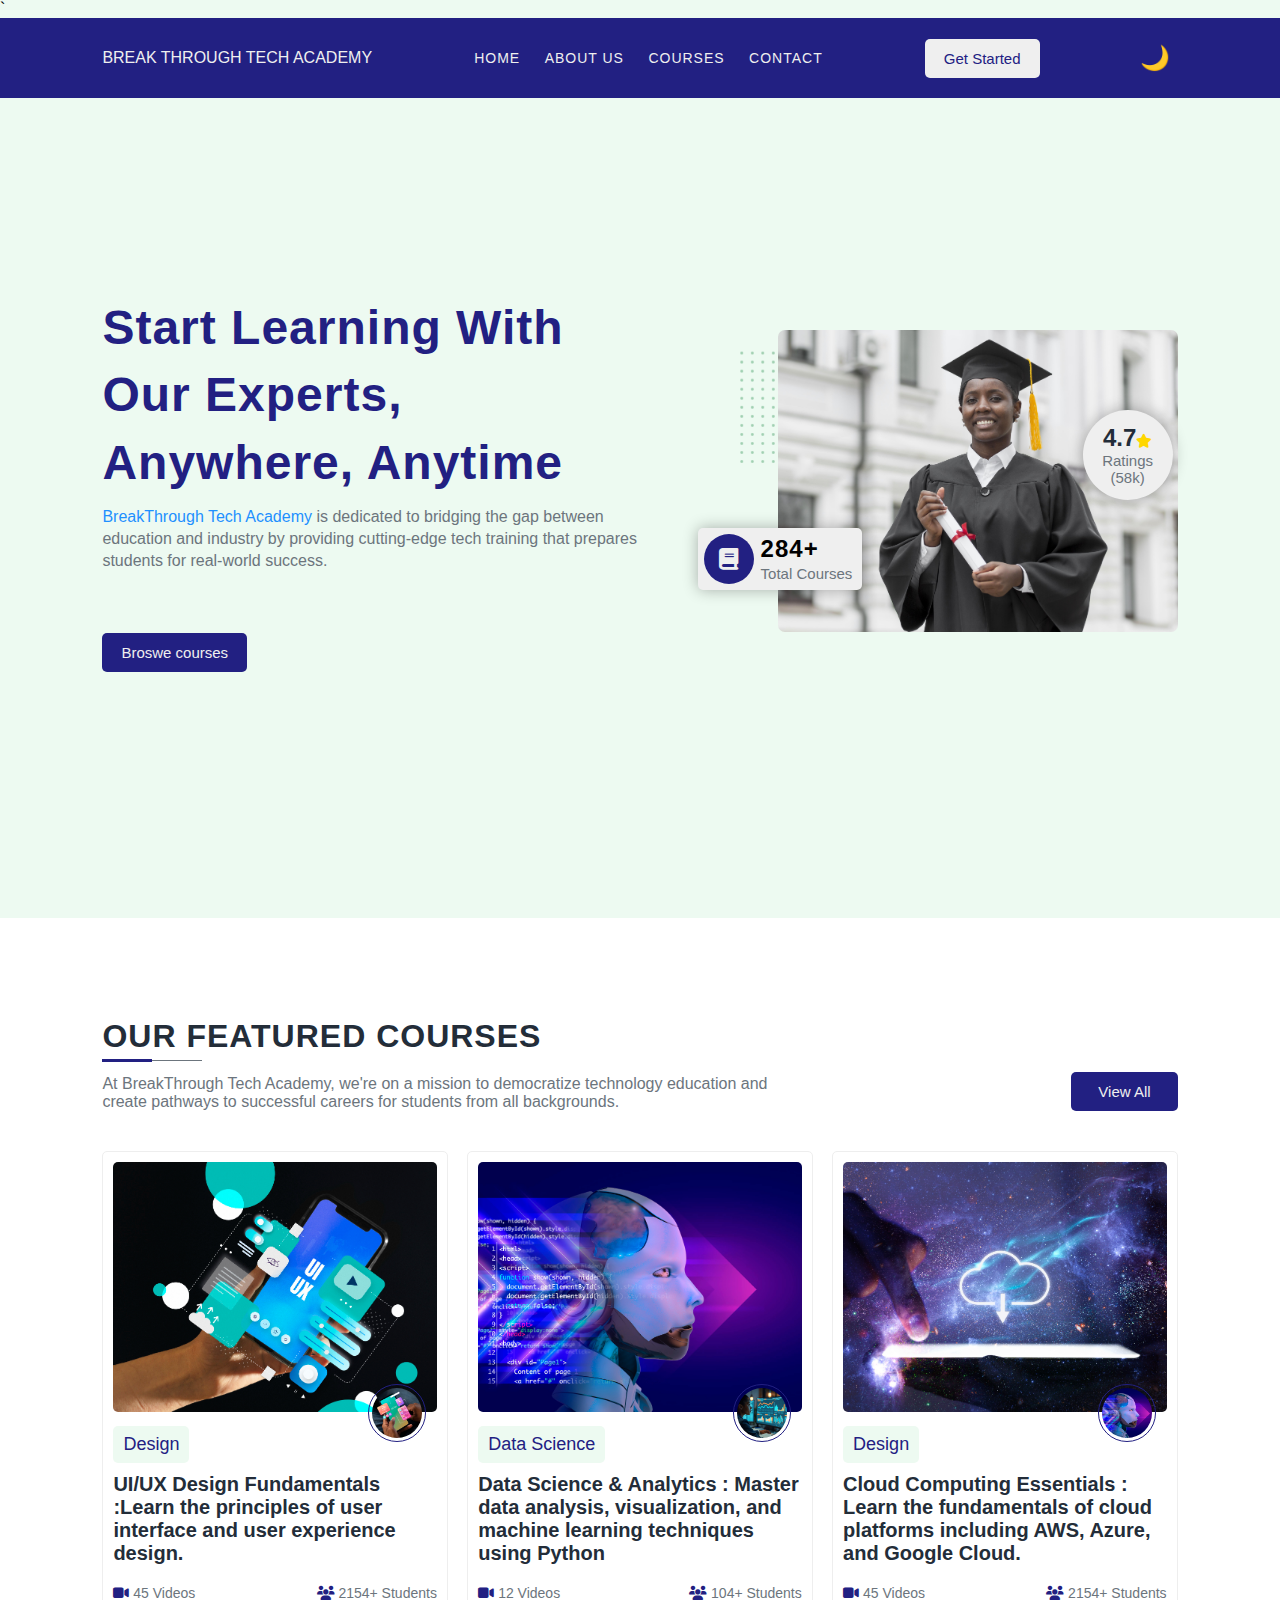
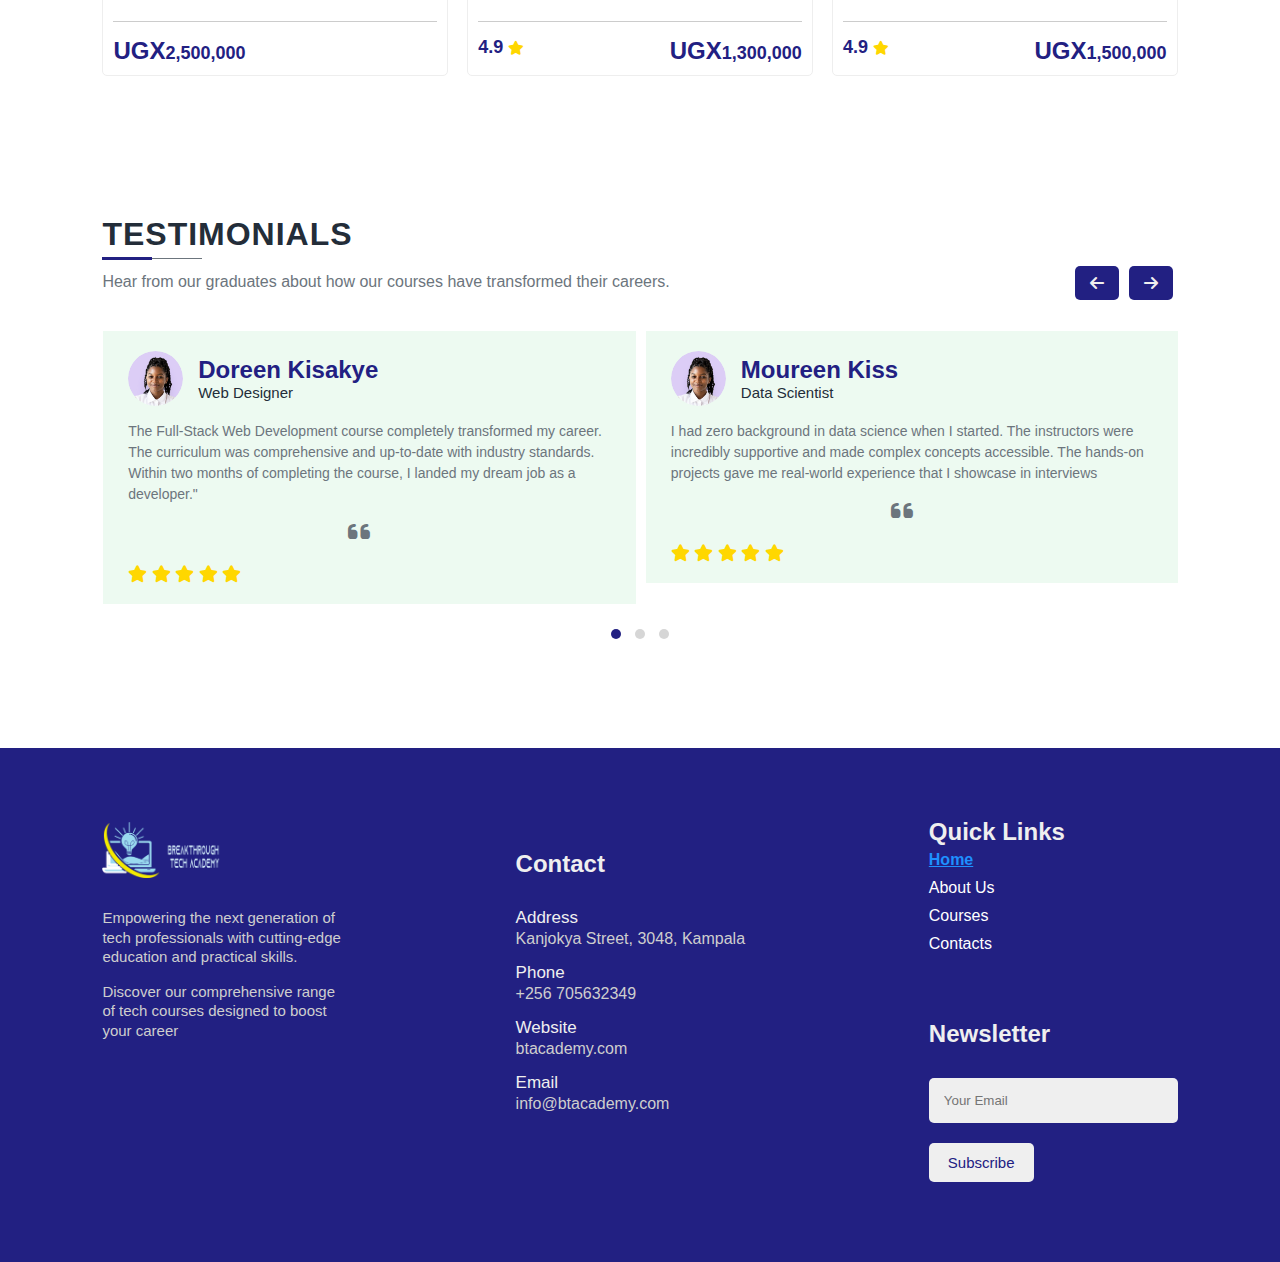
<file: index.html>
<!-- NAME: Ainembabazi Prossy-->
<!-- REG NO: 23/U/BIT/0251/KDAY-->
 <!--STUDENT NO: 2023000251-->
<!-- YEAR OF STUDY: YEAR 2-->
<!--SEMESTER:TWO-->
<!--COURSE NAME:SCRIPTING LANGUAGES-->


<!DOCTYPE html>
<html>
<head>
	<!--  *****   Link To Custom CSS Style Sheet   *****  -->
	<link rel="stylesheet" type="text/css" href="style.css">

	<!--  *****   Link To Font Awsome Icons   *****  -->
	<link rel="stylesheet" href="https://cdnjs.cloudflare.com/ajax/libs/font-awesome/6.1.1/css/all.min.css"/>

	<!--  *****   Link To Owl Carousel   *****  -->
	<link rel="stylesheet" href="https://cdnjs.cloudflare.com/ajax/libs/OwlCarousel2/2.3.4/assets/owl.carousel.min.css" />

	<link rel="stylesheet" href="https://cdnjs.cloudflare.com/ajax/libs/OwlCarousel2/2.3.4/assets/owl.theme.default.min.css" />

	<meta name="viewport" content="width=device-width, initial-scale=1, shrink-to-fit=no">
	<title>Breakthrough Tech Academy</title>
</head>
<body>
<!--   *** Website Container Starts ***   -->
<div class="website-container">
	
<!--   *** Home Section Starts ***   -->
<section class="home" id="home">`
	<!--   === Main Navbar Starts ===   -->
	<nav class="main-navbar">
		<!--<a href="#" class="logo">
			<img src="images/home/logo.png">
			
		</a>-->
 

		<div class="log">
			<p> BREAK THROUGH TECH ACADEMY</p>
		</div>

		<ul class="nav-list">
			<li><a href="index.html">Home</a></li>
			<li><a href="about.html">About Us</a></li>
			<li><a href="courses.html">Courses</a></li>
			<li><a href="contact.html">Contact</a></li>

		</ul>
		<a href="about.html" class="get-started-btn-container">
			<button class="get-started-btn btn">Get Started</button>

			
		</a>
		<div class="menu-btn">
			<span></span>
		</div>
		
		<button id="darkModeToggle" aria-label="Toggle dark mode">
			<span id="toggleIcon">🌙</span>
		  </button>
	</nav>
	<!--   === Main Navbar Ends ===   -->
	<!--   === Banner Starts ===   -->
	<div class="banner">
		
		<div class="banner-desc">
			<h2> Start Learning With Our Experts, Anywhere, Anytime</h2>
			
			<p><span class="br">BreakThrough Tech Academy </span>is dedicated to bridging the gap between education and industry by providing cutting-edge tech training that prepares students for real-world success.</p>
            <a href="courses.html"><button class="courses-btn btn" style="margin-top: 10px;">Broswe courses</button></a>
		</div>


		<div class="banner-img">
			<div class="banner-img-container">
				<img style="height: fit-content; border-radius: 7px;" src="images/home/student1.jpg">

				<div class="states">
					<div class="total-courses">
						<div class="icon">
							<i class="fa-solid fa-book"></i>
						</div>
						<div class="desc">
							<span>284+</span>
							<span>Total Courses</span>
						</div>
					</div>

					<div class="courses-ratings">
						<span>4.7<i class="fa-solid fa-star"></i></span>
						<span>Ratings (58k)</span>
					</div>
				</div>

				<div class="pattern">
					<img src="images/home/pattern.png">
				</div>

			</div>
		</div>

	</div>
	<!--   === Banner Ends ===   -->
</section>
<!--   *** Home Section Ends ***   -->

<!--   *** Partners Section Starts ***   -->

<!--   *** Courses Section Starts ***   -->
<section class="courses" id="courses">
	<!--   *** Courses Header Starts ***   -->
	<header class="section-header">
		<div class="header-text">
			<h1>OUR FEATURED COURSES</h1>
			<p>At BreakThrough Tech Academy, we're on a mission to democratize technology education and 
				create pathways to successful careers for students from all backgrounds.</p>
		</div>
		<a href="about.html"><button class="courses-btn btn">View All</button></a>
	</header>
	<!--   *** Courses Header Ends ***   -->
	<!--   *** Courses Contents Starts ***   -->
	<div class="course-contents">
		
		<div class="course-card">
			<img src="images/courses/appdev.jpg">
			<div class="category">
				<div class="subject"><h3>Design</h3></div>
				<img src="images/courses/figma.jpg">
			</div>
			<h2 class="course-title">UI/UX Design Fundamentals
                :Learn the principles of user interface and user experience design.
            </h2>
			<div class="course-desc">
				<span><i class="fa-solid fa-video"></i> 45 Videos</span>
				<span><i class="fa-solid fa-users"></i> 2154+ Students</span>
			</div>
			<div class="course-ratings">
				 
				<span><b>UGX</b>2,500,000</span>
			</div>
		</div>

		<div class="course-card">
			<img src="images/courses/ai2.jpg">
			<div class="category">
				<div class="subject"><h3>Data Science</h3></div>
				<img src="images/courses/ds2.jpg">
			</div>
			<h2 class="course-title">Data Science & Analytics
                : Master data analysis, visualization, and machine learning techniques using Python</h2>
			<div class="course-desc">
				<span><i class="fa-solid fa-video"></i> 12 Videos</span>
				<span><i class="fa-solid fa-users"></i> 104+ Students</span>
			</div>
			<div class="course-ratings">
				<span>4.9 <i class="fa-solid fa-star"></i></span>
				<span><b>UGX</b>1,300,000</span>
			</div>
		</div>

		<div class="course-card">
			<img src="images/courses/cl1.jpg">
			<div class="category">
				<div class="subject"><h3>Design</h3></div>
				<img src="images/courses/ai2.jpg">
			</div>
			<h2 class="course-title">Cloud Computing Essentials
                : Learn the fundamentals of cloud platforms including AWS, Azure, and Google Cloud.</h2>
			<div class="course-desc">
				<span><i class="fa-solid fa-video"></i> 45 Videos</span>
				<span><i class="fa-solid fa-users"></i> 2154+ Students</span>
			</div>
			<div class="course-ratings">
				<span>4.9 <i class="fa-solid fa-star"></i></span>
				<span><b>UGX</b>1,500,000</span>
			</div>
		</div>
	</div>
	<!--   *** Courses Contents Ends ***   -->
</section>

<!--   *** Testimonials Section Starts ***   -->
<section class="testimonials" id="testimonials">
	<!--   === Testimonials Section Header Starts ===   -->
	<header class="section-header">
		<h1> TESTIMONIALS</h1>
		<p>Hear from our graduates about how our courses have transformed their careers.</p>
	</header>
	<!--   === Testimonials Section Header Ends ===   -->
	<!--   === Testimonials Contents Starts ===   -->
	<div class="owl-carousel owl-theme testimonials-slider">

    	<div class="item testimonials-item">
    		<div class="profile">
    			<div class="profile-image">
    				<img src="images/testimonials/student.jpg">
    			</div>
    			<div class="profile-desc">
    				<span>Doreen Kisakye</span>
    				<span>Web Designer</span>
    			</div>
    		</div>
    		<p>The Full-Stack Web Development course completely transformed my career. 
                The curriculum was comprehensive and up-to-date with industry standards. Within two months of completing the course, I landed my dream job as a developer."</p>
    		<div class="quote">
    			<i class="fa fa-quote-left"></i>
    		</div>
    		<div class="ratings">
    			<i class="fa-solid fa-star"></i>
    			<i class="fa-solid fa-star"></i>
    			<i class="fa-solid fa-star"></i>
    			<i class="fa-solid fa-star"></i>
    			<i class="fa-solid fa-star"></i>
    		</div>
    	</div>

    	<div class="item testimonials-item">
    		<div class="profile">
    			<div class="profile-image">
    				<img src="images/testimonials/student.jpg">
    			</div>
    			<div class="profile-desc">
    				<span>Moureen Kiss</span>
    				<span>Data Scientist</span>
    			</div>
    		</div>
    		<p>I had zero background in data science when I started. 
                The instructors were incredibly supportive and made complex concepts accessible. The hands-on projects gave me real-world experience that I showcase in interviews</p>
    		<div class="quote">
    			<i class="fa fa-quote-left"></i>
    		</div>
    		<div class="ratings">
    			<i class="fa-solid fa-star"></i>
    			<i class="fa-solid fa-star"></i>
    			<i class="fa-solid fa-star"></i>
    			<i class="fa-solid fa-star"></i>
    			<i class="fa-solid fa-star"></i>
    		</div>
    	</div>

    	<div class="item testimonials-item">
    		<div class="profile">
    			<div class="profile-image">
    				<img src="images/testimonials/student.jpg">
    			</div>
    			<div class="profile-desc">
    				<span>Kyabiirye Deborah</span>
    				<span>Cyber security anallyst</span>
    			</div>
    		</div>
    		<p>The Cybersecurity course exceeded my expectations. The labs and simulations provided practical experience with real security threats. 
                I received a job offer before even completing the course!</p>
    		<div class="quote">
    			<i class="fa fa-quote-left"></i>
    		</div>
    		<div class="ratings">
    			<i class="fa-solid fa-star"></i>
    			<i class="fa-solid fa-star"></i>
    			<i class="fa-solid fa-star"></i>
    			<i class="fa-solid fa-star"></i>
    			<i class="fa-solid fa-star"></i>
    		</div>
    	</div>

    	<div class="item testimonials-item">
    		<div class="profile">
    			<div class="profile-image">
    				<img src="images/testimonials/student.jpg">
    			</div>
    			<div class="profile-desc">
    				<span>Musa Jossy</span>
    				<span>UI/UX Designer</span>
    			</div>
    		</div>
    		<p>The hands-on projects gave me real-world experience that I showcase in interviews.
				The instructors were incredibly supportive and made complex concepts accessible</p>
    		<div class="quote">
    			<i class="fa fa-quote-left"></i>
    		</div>
    		<div class="ratings">
    			<i class="fa-solid fa-star"></i>
    			<i class="fa-solid fa-star"></i>
    			<i class="fa-solid fa-star"></i>
    			<i class="fa-solid fa-star"></i>
    			<i class="fa-solid fa-star"></i>
    		</div>
    	</div>

    	<div class="item testimonials-item">
    		<div class="profile">
    			<div class="profile-image">
    				<img src="images/testimonials/student.jpg">
    			</div>
    			<div class="profile-desc">
    				<span>Namara Eriss</span>
    				<span>Web Developer</span>
    			</div>
    		</div>
    		<p> The labs and simulations provided practical experience with real security threats. 
                I received a job offer before even completing the course!</p>
    		<div class="quote">
    			<i class="fa fa-quote-left"></i>
    		</div>
    		<div class="ratings">
    			<i class="fa-solid fa-star"></i>
    			<i class="fa-solid fa-star"></i>
    			<i class="fa-solid fa-star"></i>
    			<i class="fa-solid fa-star"></i>
    			<i class="fa-solid fa-star"></i>
    		</div>
    	</div>

	</div>
	<!--   === Testimonials Contents Ends ===   -->
</section>
<!--   *** Testimonials Section Ends ***   -->

<!--   *** Footer Section Starts ***   -->
<section class="footer" id="footer">
	
	<!--   === Footer Contents Starts ===   -->
	<div class="footer-contents">
		
		<div class="footer-col footer-col-1">
			<div class="col-title">
				<img src="images/home/logo.png">
			</div>
			<div class="col-contents">
				<p>Empowering the next generation of tech professionals with cutting-edge education and practical skills.</p>
				<p>Discover our comprehensive range of tech courses designed to boost your career
                </p>
			</div>
		</div>

		<div class="footer-col footer-col-2">
			<div class="col-title">
				<h3>Contact</h3>
			</div>
			<div class="col-contents">
				<div class="contact-row">
					<span>Address</span>
					<span>Kanjokya Street, 3048, Kampala</span>
				</div>
				<div class="contact-row">
					<span>Phone</span>
					<span>+256 705632349</span>
				</div>
				<div class="contact-row">
					<span>Website</span>
					<span>btacademy.com</span>
				</div>
				<div class="contact-row">
					<span>Email</span>
					<span>info@btacademy.com</span>
				</div>
			</div>
		</div>

		<div class="footer-col footer-col-3">
			<div class="col-title">
			 
				<div class="quick-links">
					<h3>Quick Links</h3>
					<ul>
					  <li><a href="index.html" class="active">Home</a></li>
					  <li><a href="about.html">About Us</a></li>
					  <li><a href="courses.html">Courses</a></li>
					  <li><a href="contact.html">Contacts</a></li>
					</ul>
				  </div>
		</div>

		<div class="footer-col footer-col-4">
			<div class="col-title">
				<h3>Newsletter</h3>
			</div>
			<div class="col-contents">
				<form class="newsletter">
					<input type="email" placeholder="Your Email">
					<button class="newsletter-btn btn" type="submit">Subscribe</button>
				</form>
			</div>
		</div>

	</div>
	<!--   === Footer Contents Ends ===   -->

</section>
<!--   *** Footer Section Ends ***   -->


</div>
<!--   *** Website Container Ends ***   -->



<!--   *** Link To JQuery ***   -->
<script src="https://cdnjs.cloudflare.com/ajax/libs/jquery/3.7.0/jquery.min.js"></script>

<!--   *** Link To Owl Carousel ***   -->
<script src="https://cdnjs.cloudflare.com/ajax/libs/OwlCarousel2/2.3.4/owl.carousel.min.js"></script>

<!--   *** Link To Curstom Script File ***   -->
<script type="text/javascript" src="script.js"></script>
</body>
</html>
</file>
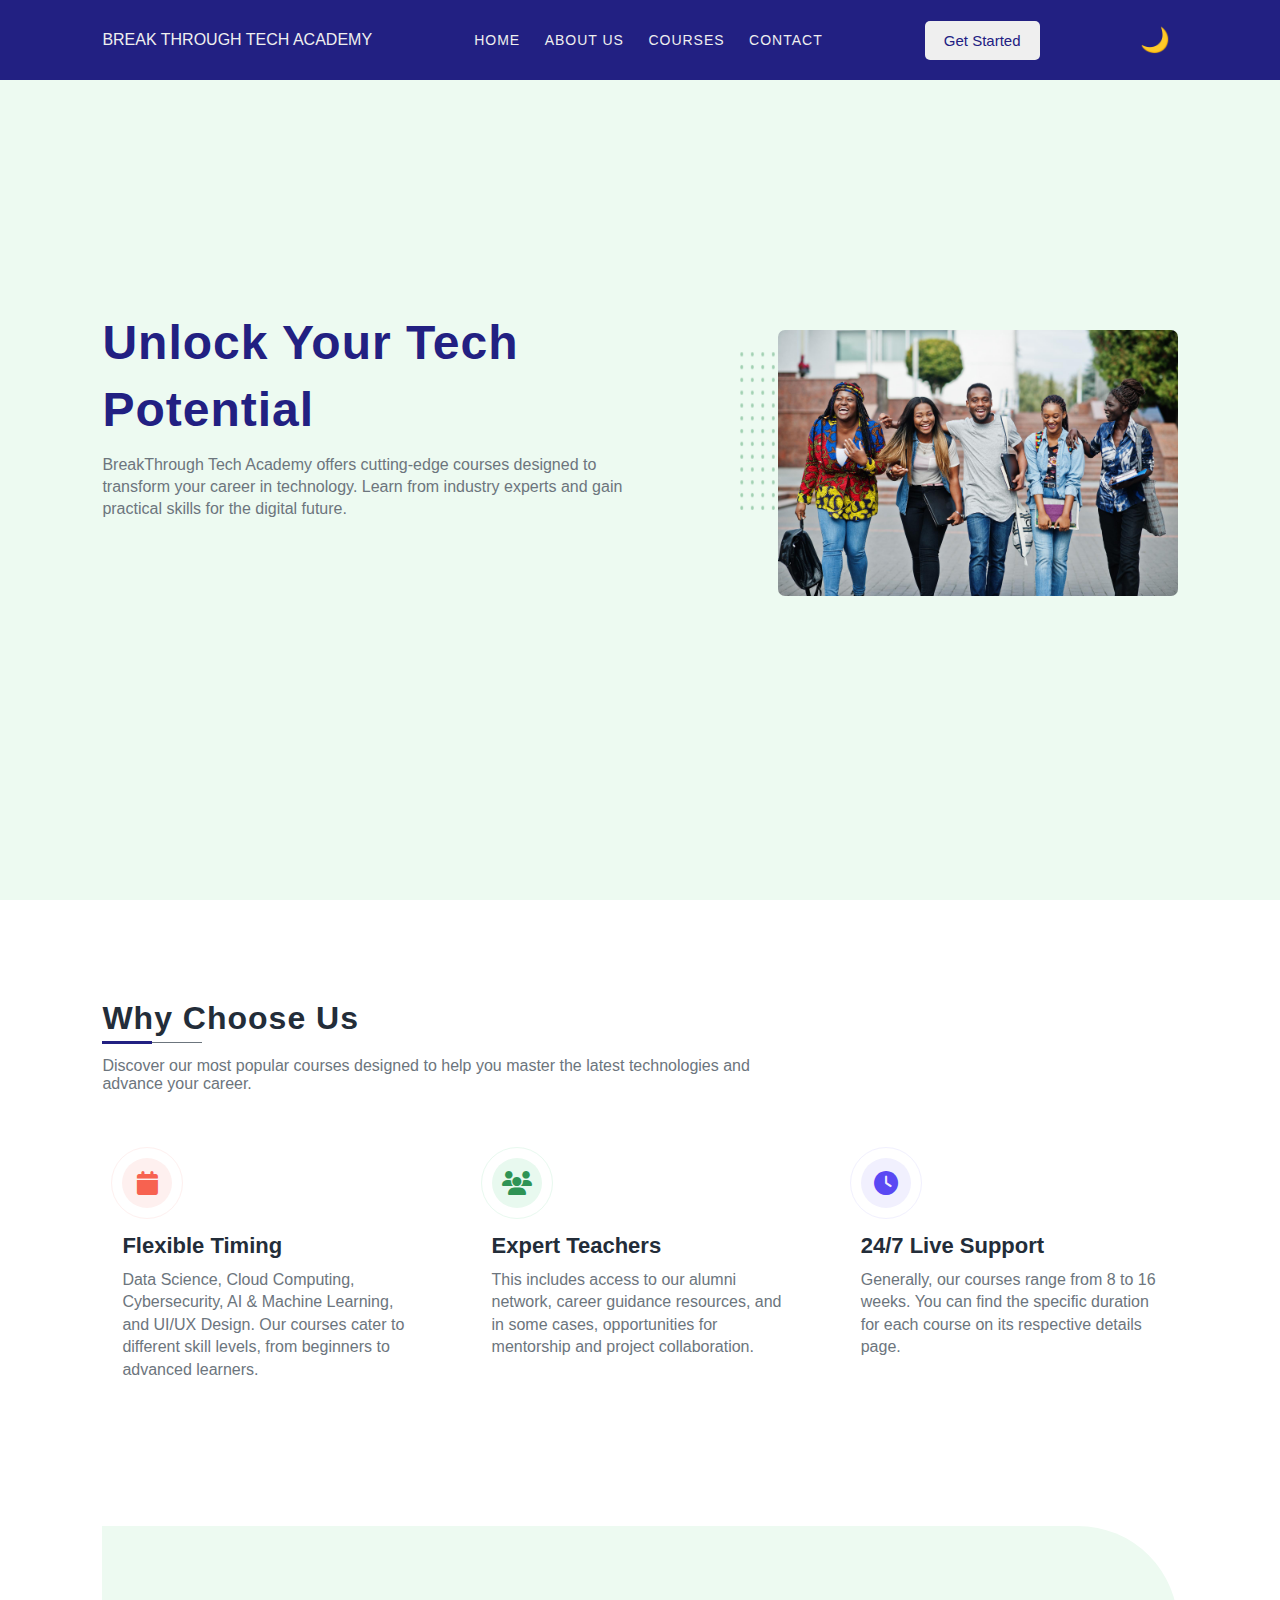
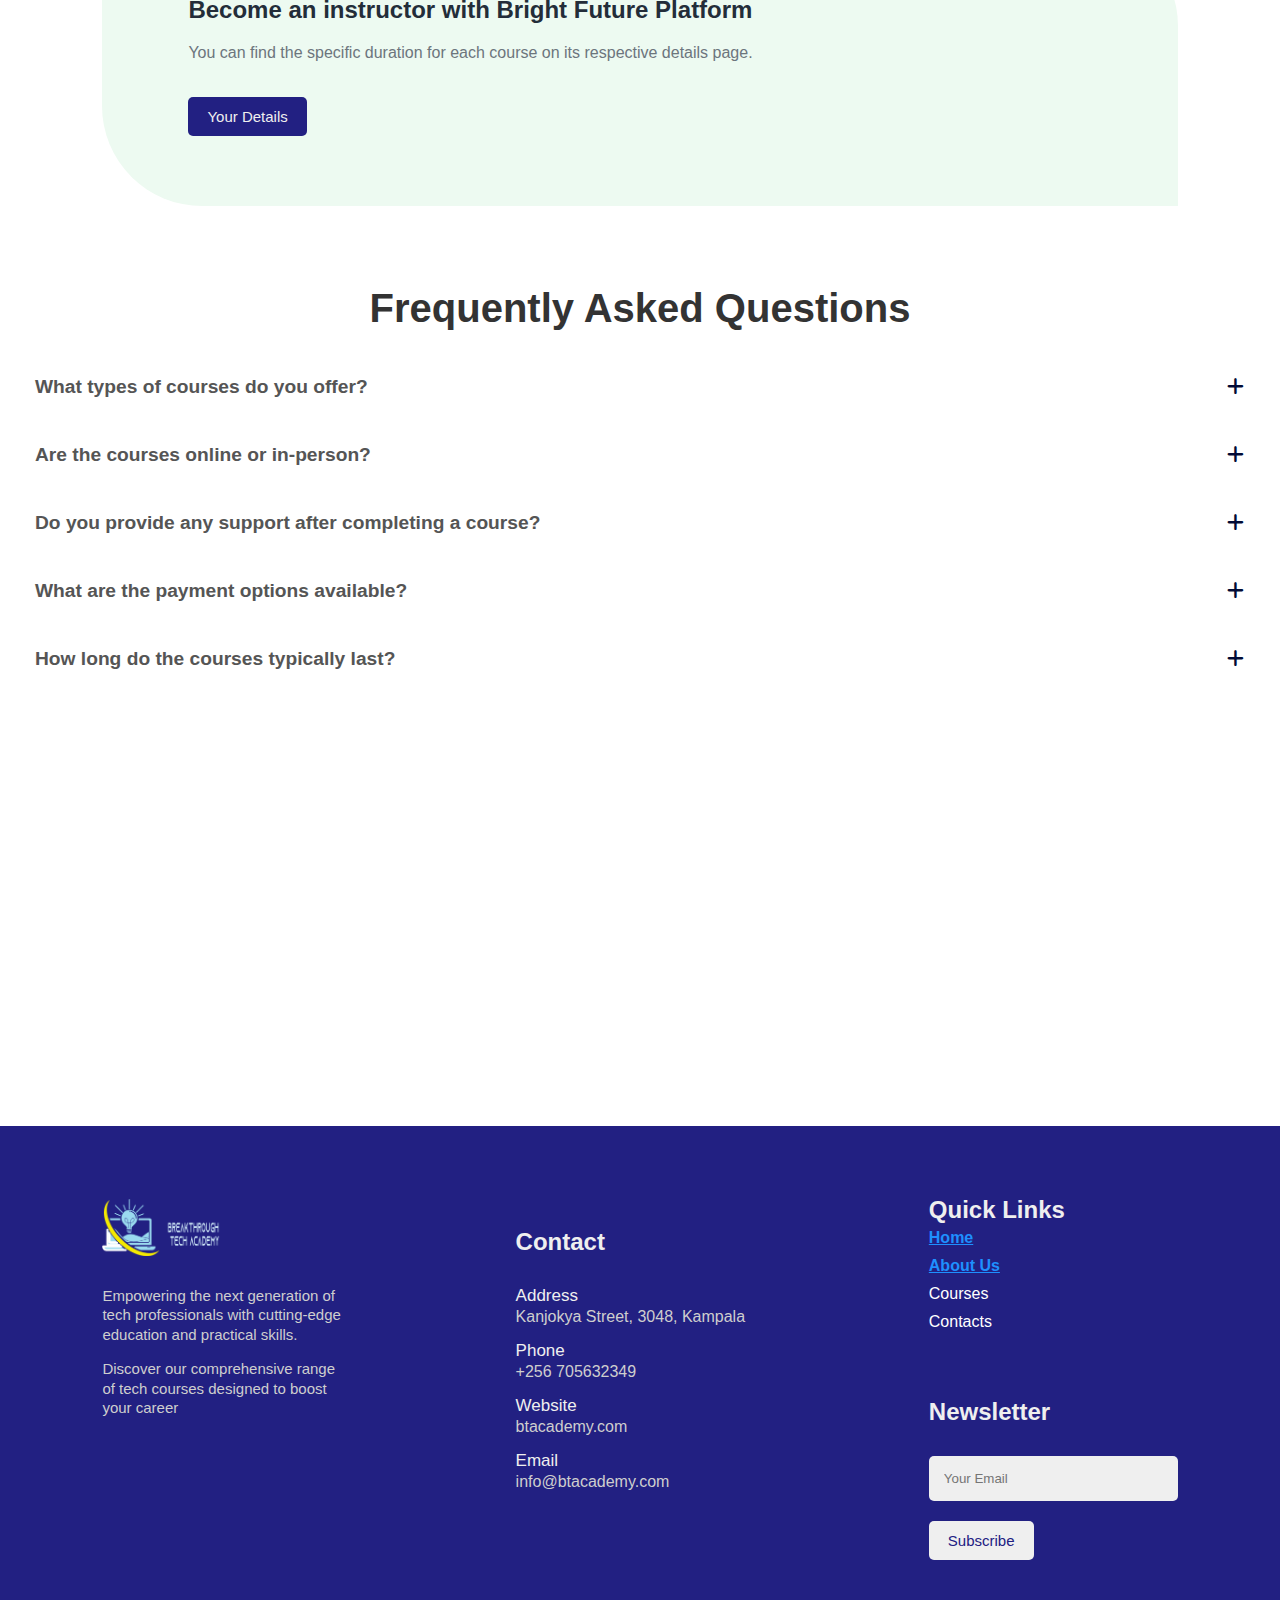
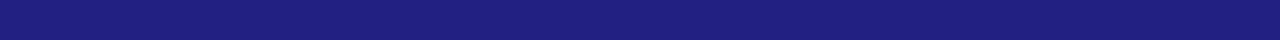
<file: about.html>
<!-- NAME: Ainembabazi Prossy-->
<!-- REG NO: 23/U/BIT/0251/KDAY-->
 <!--STUDENT NO: 2023000251-->
<!-- YEAR OF STUDY: YEAR 2-->
<!--SEMESTER:TWO-->
<!--COURSE NAME:SCRIPTING LANGUAGES-->


<!DOCTYPE html>
<html>
<head>
	<!--  *****   Link To Custom CSS Style Sheet   *****  -->
	<link rel="stylesheet" type="text/css" href="style.css">

	<!--  *****   Link To Font Awsome Icons   *****  -->
	<link rel="stylesheet" href="https://cdnjs.cloudflare.com/ajax/libs/font-awesome/6.1.1/css/all.min.css"/>

	<!--  *****   Link To Owl Carousel   *****  -->
	<link rel="stylesheet" href="https://cdnjs.cloudflare.com/ajax/libs/OwlCarousel2/2.3.4/assets/owl.carousel.min.css" />

	<link rel="stylesheet" href="https://cdnjs.cloudflare.com/ajax/libs/OwlCarousel2/2.3.4/assets/owl.theme.default.min.css" />

	<meta name="viewport" content="width=device-width, initial-scale=1, shrink-to-fit=no">
	<title>Breakthrough Tech Academy</title>

   
</head>
<body>
<!--   *** Website Container Starts ***   -->
<div class="website-container">
	
<!--   *** Home Section Starts ***   -->
<section class="home" id="home">
	<!--   === Main Navbar Starts ===   -->
	<nav class="main-navbar">
		 
		<div class="log">
			<p> BREAK THROUGH TECH ACADEMY</p>
		</div>

		<ul class="nav-list">
			<li><a href="index.html">Home</a></li>
			<li><a href="about.html">About Us</a></li>
			<li><a href="courses.html">Courses</a></li>
			<li><a href="contact.html">Contact</a></li>
		</ul>
		<a href="#" class="get-started-btn-container">
			<button class="get-started-btn btn">Get Started</button>
		</a>
		<div class="menu-btn">
			<span></span>
		</div>
		
		<button id="darkModeToggle" aria-label="Toggle dark mode">
			<span id="toggleIcon">🌙</span>
		  </button>
	</nav>
	<!--   === Main Navbar Ends ===   -->
	<!--   === Banner Starts ===   -->
	<div class="banner">
		
		<div class="banner-desc">
			<h2>Unlock Your Tech Potential</h2>
			<p>BreakThrough Tech Academy offers cutting-edge courses designed to transform your career in technology. Learn from industry experts and gain practical skills for the digital future.
            </p>
			<form class="search-bar">

			</form>
		</div>

		<div class="banner-img">
			<div class="banner-img-container">
				<img style="height: fit-content; border-radius: 7px;" src="images/home/college1.jpg">

				<div class="pattern">
					<img style="height: 160px;" src="images/home/pattern.png">
				</div>

			</div>
		</div>

	</div>
	<!--   === Banner Ends ===   -->
</section>
<!--   *** Home Section Ends ***   -->



<!--   *** Services Section Starts ***   -->
<section class="services" id="services">
	<!--   *** Services Header Starts ***   -->
	<header class="section-header">
		<h1>Why Choose Us</h1>
		<p>Discover our most popular courses designed to help you master the latest technologies and advance your career.</p>
	</header>
	<!--   *** Services Header Ends ***   -->
	<!--   *** Services Contents Starts ***   -->
	<div class="services-contents">

		<div class="service-box">
			<div class="service-icon">
				<i class="fa-solid fa-calendar"></i>
			</div>
			<div class="service-desc">
				<h2>Flexible Timing</h2>
				<p> Data Science, Cloud Computing, Cybersecurity, AI & Machine Learning, and UI/UX Design. Our courses cater to different skill levels, from beginners to advanced learners. </p>
			</div>
		</div>

		<div class="service-box">
			<div class="service-icon">
				<i class="fa-solid fa-users"></i>
			</div>
			<div class="service-desc">
				<h2>Expert Teachers</h2>
				<p> This includes access to our alumni network, career guidance resources, and in some cases, opportunities for mentorship and project collaboration.</p>
			</div>
		</div>

		<div class="service-box">
			<div class="service-icon">
				<i class="fa-solid fa-clock"></i>
			</div>
			<div class="service-desc">
				<h2>24/7 Live Support</h2>
				<p> Generally, our courses range from 8 to 16 weeks. You can find the specific duration for each course on its respective details page. </p>
			</div>
		</div>

	</div>
	<!--   *** Services Contents Ends ***   -->
</section>
<!--   *** Services Section Ends ***   -->


<!--   *** Teacher Section Starts ***   -->
<section class="instructor">
	<div class="instructor-container">
		<h2>Become an instructor with Bright Future Platform</h2>
		<p>You can find the specific duration for each course on its respective details page. </p>
		<button class="teacher-btn btn">Your Details</button>
	</div>
</section>



<!--   *** FAQ Section STARTS ***   -->

<div class="website-container">

    <section class="faq-section" id="faq">
        <h2>Frequently Asked Questions</h2>
        <div class="faq-item">
            <div class="faq-question">
                <h3>What types of courses do you offer?</h3>
                <span class="toggle-icon"></span>
            </div>
            <div class="faq-answer">
                <p>We offer a wide range of courses in various tech fields including Web Development,
					 Data Science, Cloud Computing, Cybersecurity, AI & Machine Learning, and UI/UX Design. Our courses cater to different skill levels, from beginners to advanced learners.</p>
            </div>
        </div>

        <div class="faq-item">
            <div class="faq-question">
                <h3>Are the courses online or in-person?</h3>
                <span class="toggle-icon"></span>
            </div>
            <div class="faq-answer">
                <p>Currently, all our courses are delivered online, providing you with the flexibility to learn from anywhere at your own pace. We utilize interactive video lectures, hands-on projects, and live Q&A sessions to ensure an engaging learning experience.</p>
            </div>
        </div>

        <div class="faq-item">
            <div class="faq-question">
                <h3>Do you provide any support after completing a course?</h3>
                <span class="toggle-icon"></span>
            </div>
            <div class="faq-answer">
                <p>Yes, we offer ongoing support to our graduates. This includes access to our alumni network, career guidance resources, and in some cases, opportunities for mentorship and project collaboration.</p>
            </div>
        </div>

        <div class="faq-item">
            <div class="faq-question">
                <h3>What are the payment options available?</h3>
                <span class="toggle-icon"></span>
            </div>
            <div class="faq-answer">
                <p>We offer several convenient payment options, including credit/debit cards, mobile money, and bank transfers. Specific payment details will be provided during the enrollment process.</p>
            </div>
        </div>

        <div class="faq-item">
            <div class="faq-question">
                <h3>How long do the courses typically last?</h3>
                <span class="toggle-icon"></span>
            </div>
            <div class="faq-answer">
                <p>The duration of our courses varies depending on the subject and depth of content. Generally, our courses range from 8 to 16 weeks. You can find the specific duration for each course on its respective details page.</p>
            </div>
        </div>
    </section>
    </div>
<!--   *** FAQ Section Ends ***   -->

<!--   *** Footer Section Starts ***   -->
<section class="footer" id="footer">
	
	<!--   === Footer Contents Starts ===   -->
	<div class="footer-contents">
		
		<div class="footer-col footer-col-1">
			<div class="col-title">
				<img src="images/home/logo.png">
			</div>
			<div class="col-contents">
				<p>Empowering the next generation of tech professionals with cutting-edge education and practical skills.</p>
				<p>Discover our comprehensive range of tech courses designed to boost your career
                </p>
			</div>
		</div>

		<div class="footer-col footer-col-2">
			<div class="col-title">
				<h3>Contact</h3>
			</div>
			<div class="col-contents">
				<div class="contact-row">
					<span>Address</span>
					<span>Kanjokya Street, 3048, Kampala</span>
				</div>
				<div class="contact-row">
					<span>Phone</span>
					<span>+256 705632349</span>
				</div>
				<div class="contact-row">
					<span>Website</span>
					<span>btacademy.com</span>
				</div>
				<div class="contact-row">
					<span>Email</span>
					<span>info@btacademy.com</span>
				</div>
			</div>
		</div>

		<div class="footer-col footer-col-3">
			<div class="col-title">
				<div class="quick-links">
					<h3>Quick Links</h3>
					<ul>
					  <li><a href="index.html" class="active">Home</a></li>
					  <li><a href="about.html">About Us</a></li>
					  <li><a href="courses.html">Courses</a></li>
					  <li><a href="contact.html">Contacts</a></li>
					</ul>
				</div>  
		</div>

		<div class="footer-col footer-col-4">
			<div class="col-title">
				<h3>Newsletter</h3>
			</div>
			<div class="col-contents">
				<form class="newsletter">
					<input type="email" placeholder="Your Email">
					<button class="newsletter-btn btn" type="submit">Subscribe</button>
				</form>
			</div>
		</div>

	</div>
	<!--   === Footer Contents Ends ===   -->
</section>
<!--   *** Footer Section Ends ***   -->


</div>
<!--   *** Website Container Ends ***   -->



<!--   *** Link To JQuery ***   -->
<script src="https://cdnjs.cloudflare.com/ajax/libs/jquery/3.7.0/jquery.min.js"></script>

<!--   *** Link To Owl Carousel ***   -->
<script src="https://cdnjs.cloudflare.com/ajax/libs/OwlCarousel2/2.3.4/owl.carousel.min.js"></script>

<!--   *** Link To Curstom Script File ***   -->
<script type="text/javascript" src="script.js"></script>
<script>
    document.addEventListener('DOMContentLoaded', function() {
        const faqItems = document.querySelectorAll('.faq-item');

        faqItems.forEach(item => {
            const question = item.querySelector('.faq-question');
            const answer = item.querySelector('.faq-answer');
            const toggleIcon = item.querySelector('.toggle-icon');

            question.addEventListener('click', function() {
                item.classList.toggle('active');
            });
        });
    });
</script>
</body>
</html>
</file>
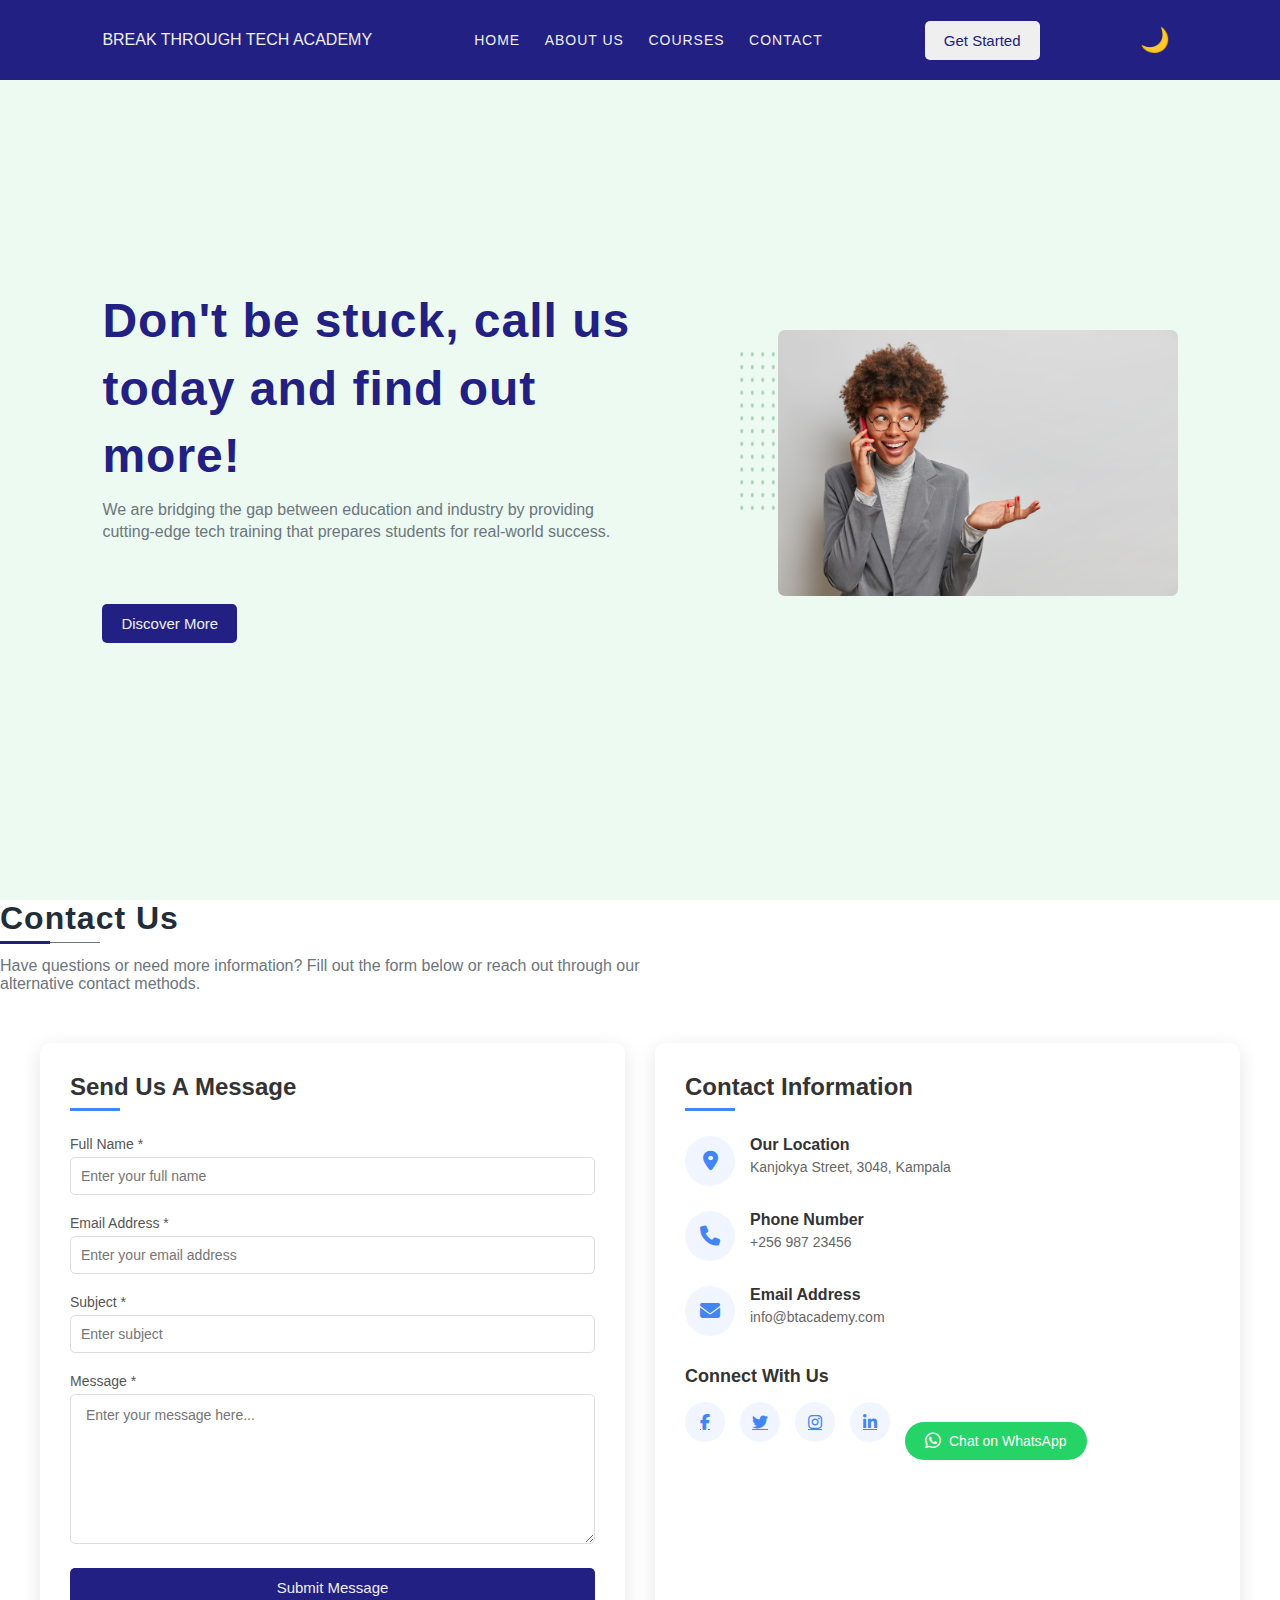
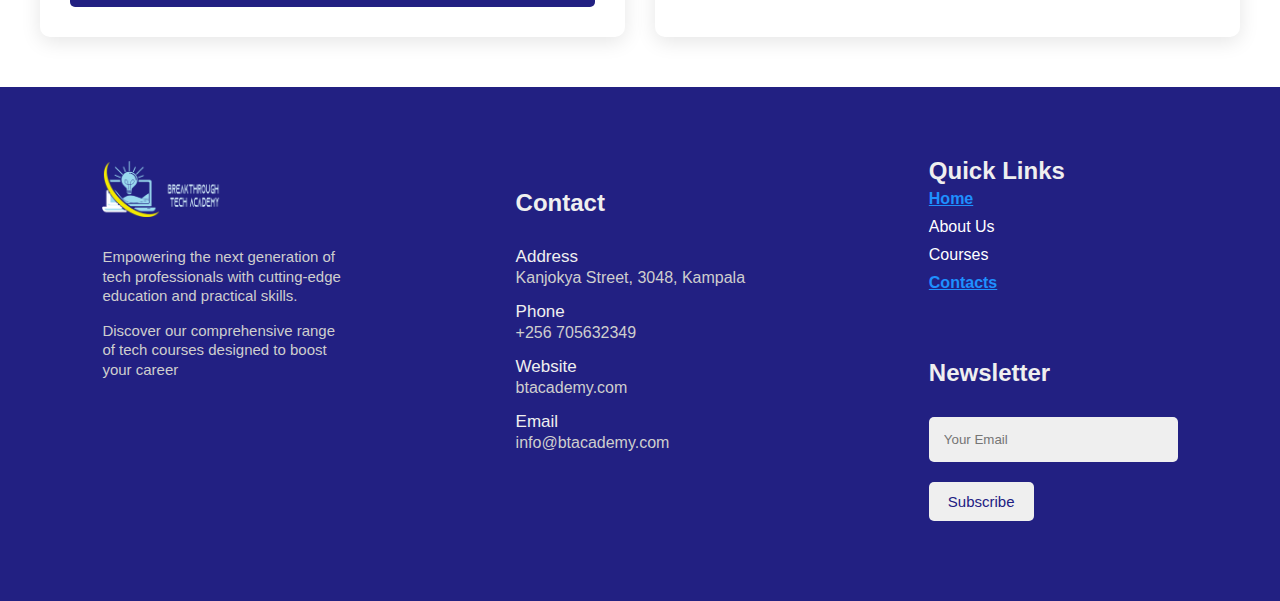
<file: contact.html>
<!-- NAME: Ainembabazi Prossy-->
<!-- REG NO: 23/U/BIT/0251/KDAY-->
<!--STUDENT NO: 2023000251-->
<!-- YEAR OF STUDY: YEAR 2-->
<!--SEMESTER:TWO-->
<!--COURSE NAME:SCRIPTING LANGUAGES-->


<!DOCTYPE html>
<html>
<head>
	<!--  *****   Link To Custom CSS Style Sheet   *****  -->
	<link rel="stylesheet" type="text/css" href="style.css">

	<!--  *****   Link To Font Awsome Icons   *****  -->
	<link rel="stylesheet" href="https://cdnjs.cloudflare.com/ajax/libs/font-awesome/6.1.1/css/all.min.css"/>

	<!--  *****   Link To Owl Carousel   *****  -->
	<link rel="stylesheet" href="https://cdnjs.cloudflare.com/ajax/libs/OwlCarousel2/2.3.4/assets/owl.carousel.min.css" />

	<link rel="stylesheet" href="https://cdnjs.cloudflare.com/ajax/libs/OwlCarousel2/2.3.4/assets/owl.theme.default.min.css" />

	<meta name="viewport" content="width=device-width, initial-scale=1, shrink-to-fit=no">
	<title>BreakThrough Tech Academy</title>
</head>
<body>
<!--   *** Website Container Starts ***   -->
<div class="website-container">
	
<!--   *** Home Section Starts ***   -->
<section class="home" id="home">
	<!--   === Main Navbar Starts ===   -->
	<nav class="main-navbar">
		 
		<div class="log">
			<p> BREAK THROUGH TECH ACADEMY</p>
		</div>

		<ul class="nav-list">
			<li><a href="index.html">Home</a></li>
			<li><a href="about.html">About Us</a></li>
			<li><a href="courses.html">Courses</a></li>
			<li><a href="contact.html">Contact</a></li>
		</ul>
		<a href="about.html" class="get-started-btn-container">
			<button class="get-started-btn btn">Get Started</button>
		</a>
		<div class="menu-btn">
			<span></span>
		</div>
		
		<button id="darkModeToggle" aria-label="Toggle dark mode">
			<span id="toggleIcon">🌙</span>
		  </button>
	</nav>
	<!--   === Main Navbar Ends ===   -->
	<!--   === Banner Starts ===   -->
	<div class="banner">
		
		<div class="banner-desc">
			<h2>Don't be stuck, call us today and find out more!</h2>
			<p>We are bridging the gap between education and industry by providing cutting-edge tech training that prepares students for real-world success.</p>
            <a href="about.html"><button class="courses-btn btn" style="margin-top: 10px;">Discover More</button></a>
		</div>

		<div class="banner-img">
			<div class="banner-img-container">
				<img style="height: fit-content; border-radius: 7px;" src="images/home/call us.jpg">

				<div class="pattern">
					<img style="height: 160px;" src="images/home/pattern.png">
				</div>

			</div>
		</div>

	</div>
	<!--   === Banner Ends ===   -->
</section>
<!--   *** Home Section Ends ***   -->

<!--   *** Contact Section Starts ***   -->
<section class="contact" id="contact">
	<!--   *** Contact Header Starts ***   -->
	<header class="section-header">
		<h1>Contact Us</h1>
		<p>Have questions or need more information? Fill out the form below or reach out through our alternative contact methods.</p>
	</header>
	<!--   *** Contact Header Ends ***   -->
	
	<!--   *** Contact Contents Starts ***   -->
	<div class="contact-contents">
		
		<div class="contact-form-container">
			<h2>Send Us A Message</h2>
			<form id="contactForm" class="contact-form">
				<div class="form-group">
					<label for="fullName">Full Name *</label>
					<input type="text" id="fullName" name="fullName" placeholder="Enter your full name" required>
					<span class="error-message" id="fullNameError"></span>
				</div>
				
				<div class="form-group">
					<label for="email">Email Address *</label>
					<input type="email" id="email" name="email" placeholder="Enter your email address" required>
					<span class="error-message" id="emailError"></span>
				</div>
				
				<div class="form-group">
					<label for="subject">Subject *</label>
					<input type="text" id="subject" name="subject" placeholder="Enter subject" required>
					<span class="error-message" id="subjectError"></span>
				</div>
				
				<div class="form-group">
					<label for="message">Message *</label>
					<textarea id="message" name="message" placeholder="Enter your message here..." required></textarea>
					<span class="error-message" id="messageError"></span>
				</div>
				
				<div class="form-submit">
					<button type="submit" class="submit-btn btn">Submit Message</button>
				</div>
			</form>
			
			<div id="successMessage" class="success-message">
				<i class="fa-solid fa-circle-check"></i>
				<p>Thank you for your message! We'll get back to you shortly.</p>
			</div>
		</div>
		
		<div class="contact-info-container">
			<h2>Contact Information</h2>
			
			<div class="contact-info">
				<div class="contact-info-item">
					<div class="icon">
						<i class="fa-solid fa-location-dot"></i>
					</div>
					<div class="details">
						<h3>Our Location</h3>
						<p>Kanjokya Street, 3048, Kampala</p>
					</div>
				</div>
				
				<div class="contact-info-item">
					<div class="icon">
						<i class="fa-solid fa-phone"></i>
					</div>
					<div class="details">
						<h3>Phone Number</h3>
						<p>+256 987 23456</p>
					</div>
				</div>
				
				<div class="contact-info-item">
					<div class="icon">
						<i class="fa-solid fa-envelope"></i>
					</div>
					<div class="details">
						<h3>Email Address</h3>
						<p>info@btacademy.com</p>
					</div>
				</div>
			</div>
			
			<div class="social-connect">
				<h3>Connect With Us</h3>
				<div class="social-links">
					<a href="#" class="social-link"><i class="fa-brands fa-facebook-f"></i></a>
					<a href="#" class="social-link"><i class="fa-brands fa-twitter"></i></a>
					<a href="#" class="social-link"><i class="fa-brands fa-instagram"></i></a>
					<a href="#" class="social-link"><i class="fa-brands fa-linkedin-in"></i></a>
					<a href="https://wa.me/256987234560" class="whatsapp-btn">
						<i class="fa-brands fa-whatsapp"></i> Chat on WhatsApp
					</a>
				</div>
			</div>
		</div>
		
	</div>
	<!--   *** Contact Contents Ends ***   -->
	

</section>
<!--   *** Contact Section Ends ***   -->


<!--   *** Footer Section Starts ***   -->
<section class="footer" id="footer">
	
	<!--   === Footer Contents Starts ===   -->
	<div class="footer-contents">
		
		<div class="footer-col footer-col-1">
			<div class="col-title">
				<img src="images/home/logo.png">
			</div>
			<div class="col-contents">
				<p>Empowering the next generation of tech professionals with cutting-edge education and practical skills.</p>
				<p>Discover our comprehensive range of tech courses designed to boost your career
                </p>
			</div>
		</div>

		<div class="footer-col footer-col-2">
			<div class="col-title">
				<h3>Contact</h3>
			</div>
			<div class="col-contents">
				<div class="contact-row">
					<span>Address</span>
					<span>Kanjokya Street, 3048, Kampala</span>
				</div>
				<div class="contact-row">
					<span>Phone</span>
					<span>+256 705632349</span>
				</div>
				<div class="contact-row">
					<span>Website</span>
					<span>btacademy.com</span>
				</div>
				<div class="contact-row">
					<span>Email</span>
					<span>info@btacademy.com</span>
				</div>
			</div>
		</div>

		<div class="footer-col footer-col-3">
			<div class="quick-links">
				<div class="col-title">
			 
					<div class="quick-links">
						<h3>Quick Links</h3>
						<ul>
						  <li><a href="index.html" class="active">Home</a></li>
						  <li><a href="about.html">About Us</a></li>
						  <li><a href="courses.html">Courses</a></li>
						  <li><a href="contact.html">Contacts</a></li>
						</ul>
					  </div>
		</div>

		<div class="footer-col footer-col-4">
			<div class="col-title">
				<h3>Newsletter</h3>
			</div>
			<div class="col-contents">
				<form class="newsletter">
					<input type="email" placeholder="Your Email">
					<button class="newsletter-btn btn" type="submit">Subscribe</button>
				</form>
			</div>
		</div>

	</div>
	<!--   === Footer Contents Ends ===   -->


</section>
<!--   *** Footer Section Ends ***   -->


</div>
<!--   *** Website Container Ends ***   -->



<!--   *** Link To JQuery ***   -->
<script src="https://cdnjs.cloudflare.com/ajax/libs/jquery/3.7.0/jquery.min.js"></script>

<!--   *** Link To Owl Carousel ***   -->
<script src="https://cdnjs.cloudflare.com/ajax/libs/OwlCarousel2/2.3.4/owl.carousel.min.js"></script>

<!--   *** Link To Curstom Script File ***   -->
<script type="text/javascript" src="script.js"></script>
<script>
    
    </script>
</body>
</html>
</file>
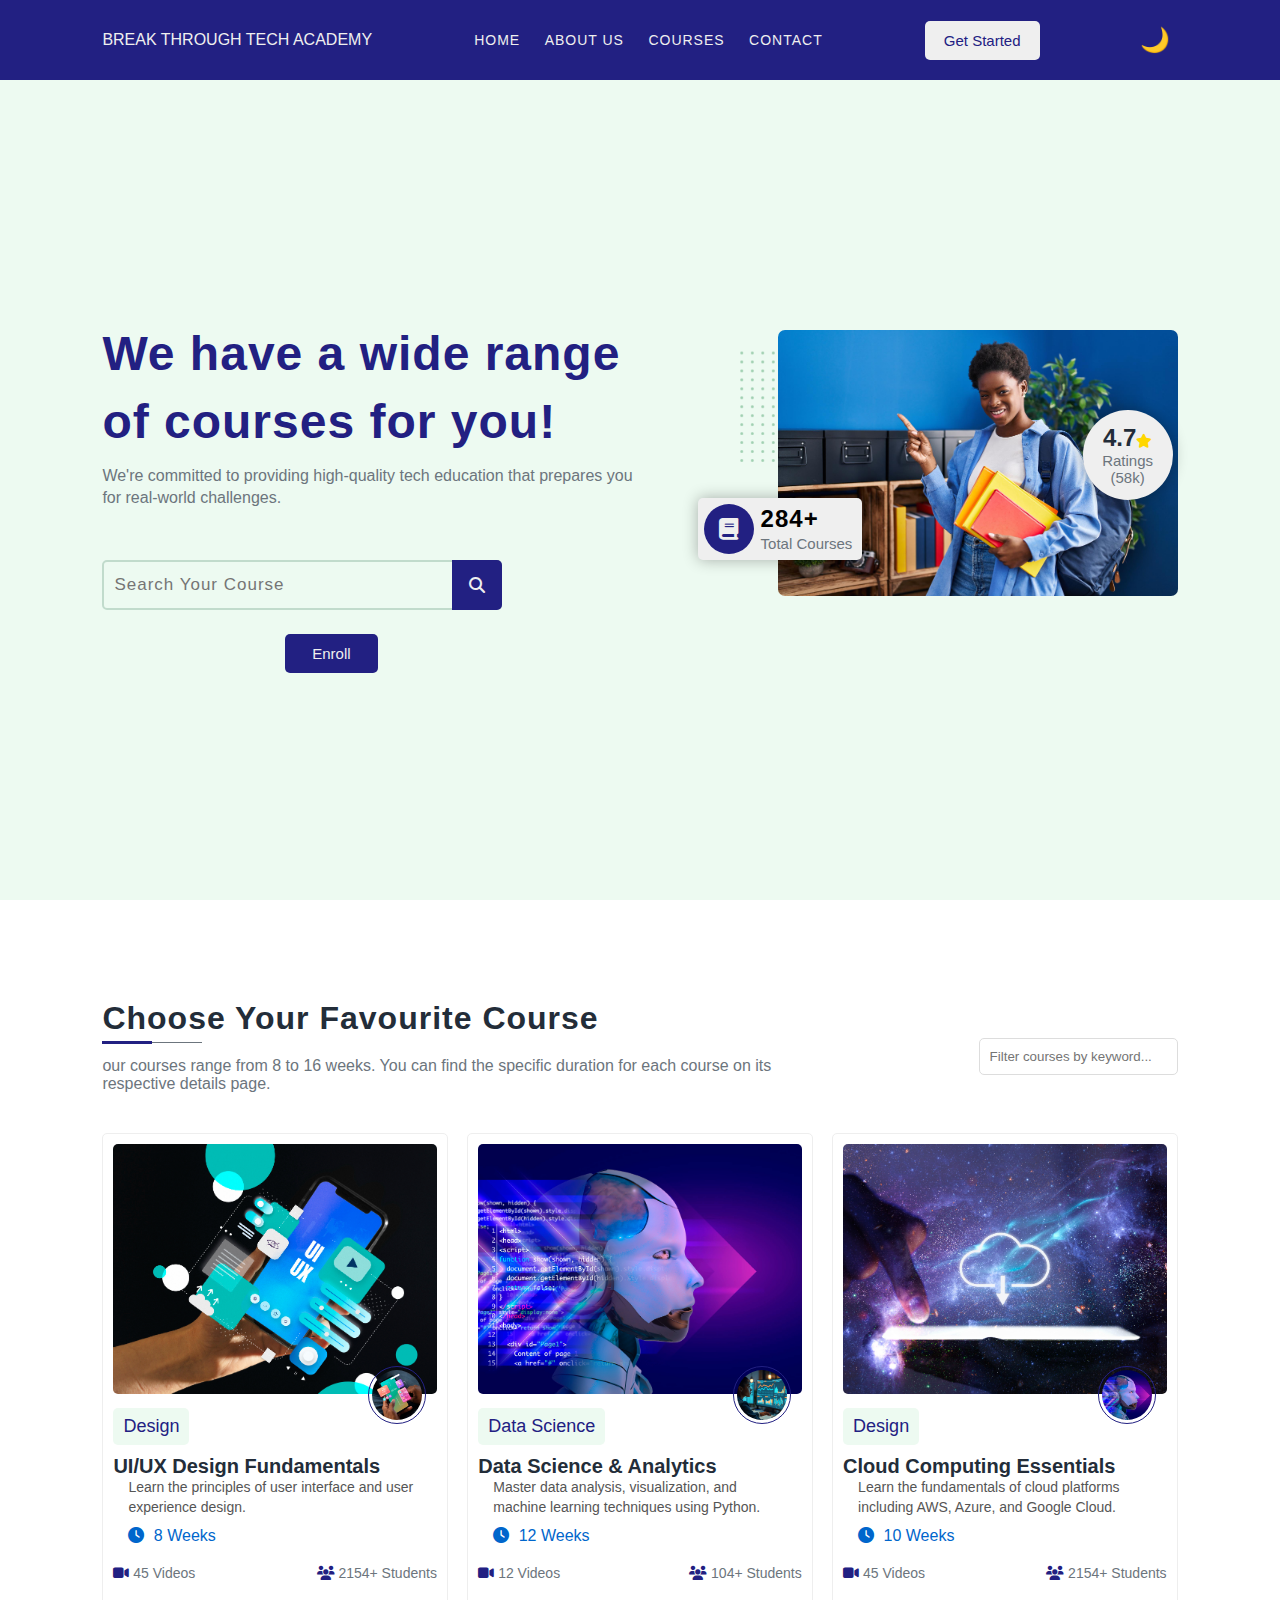
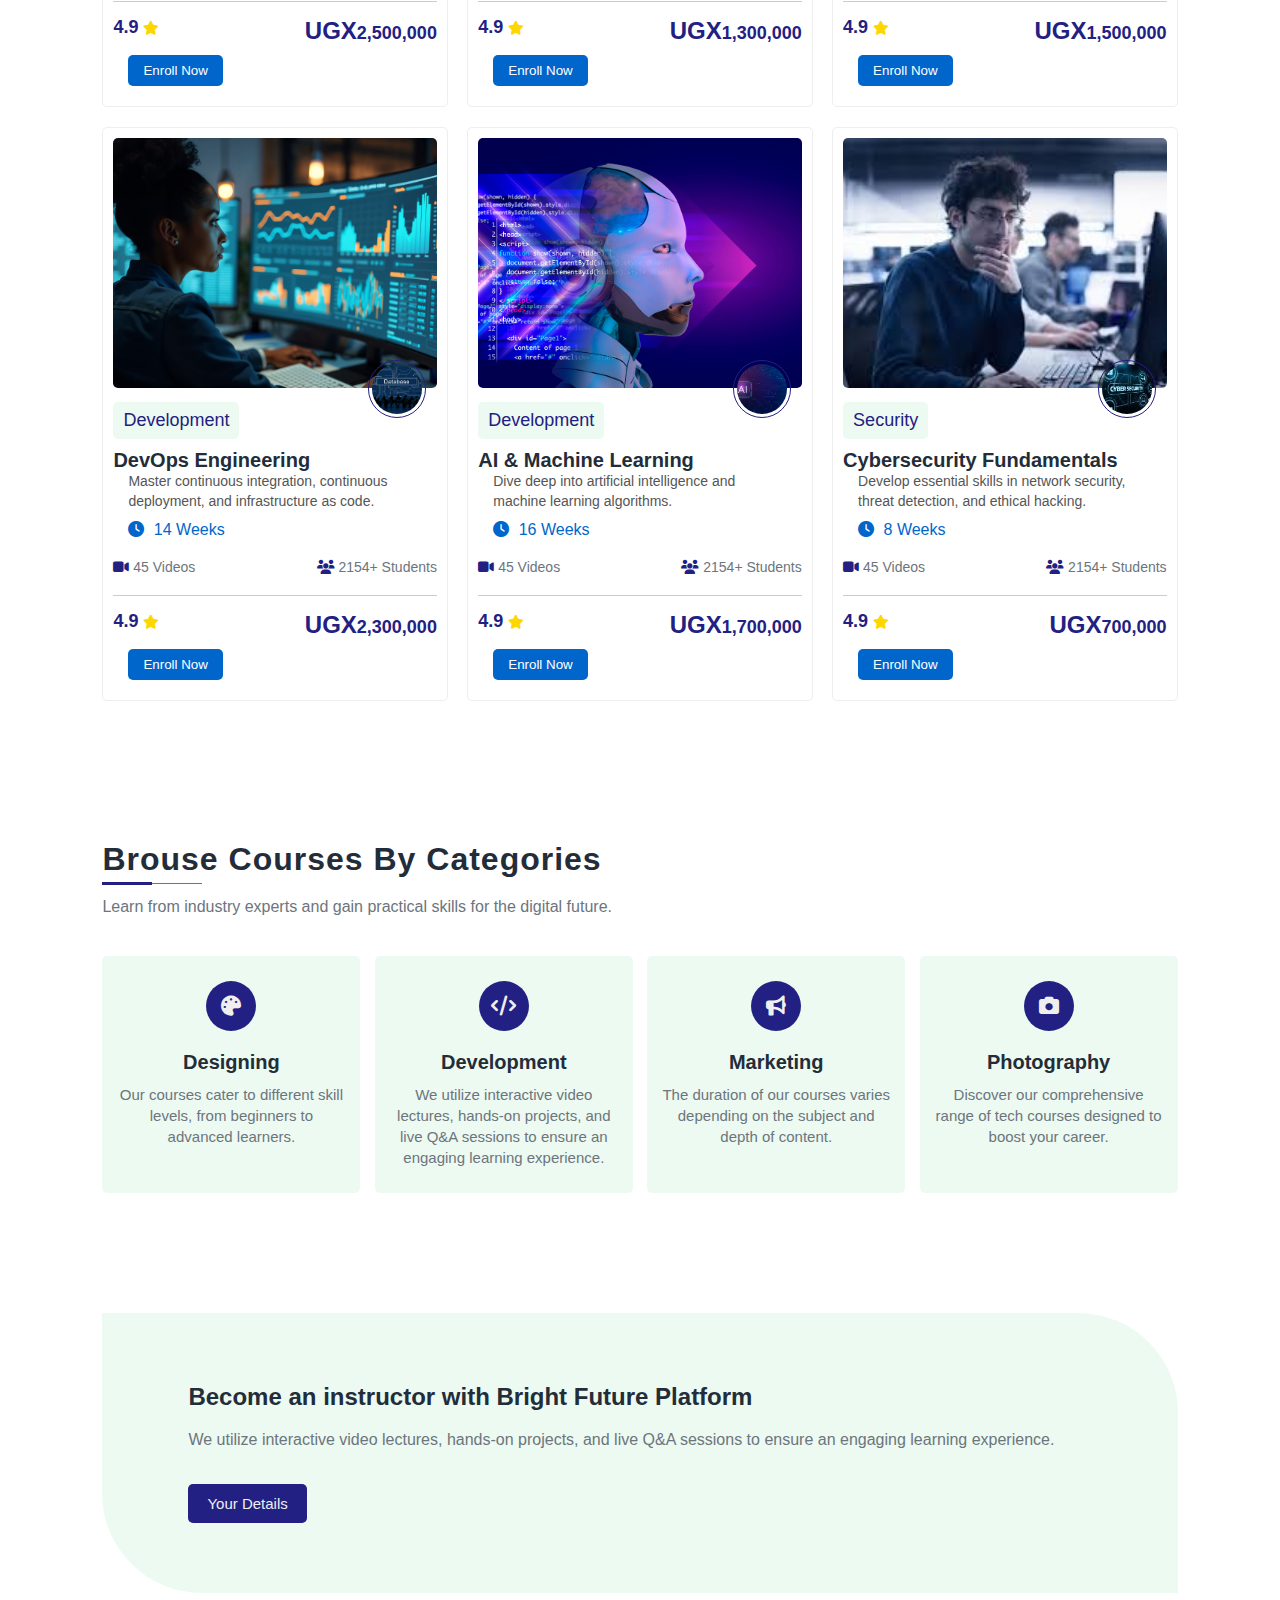
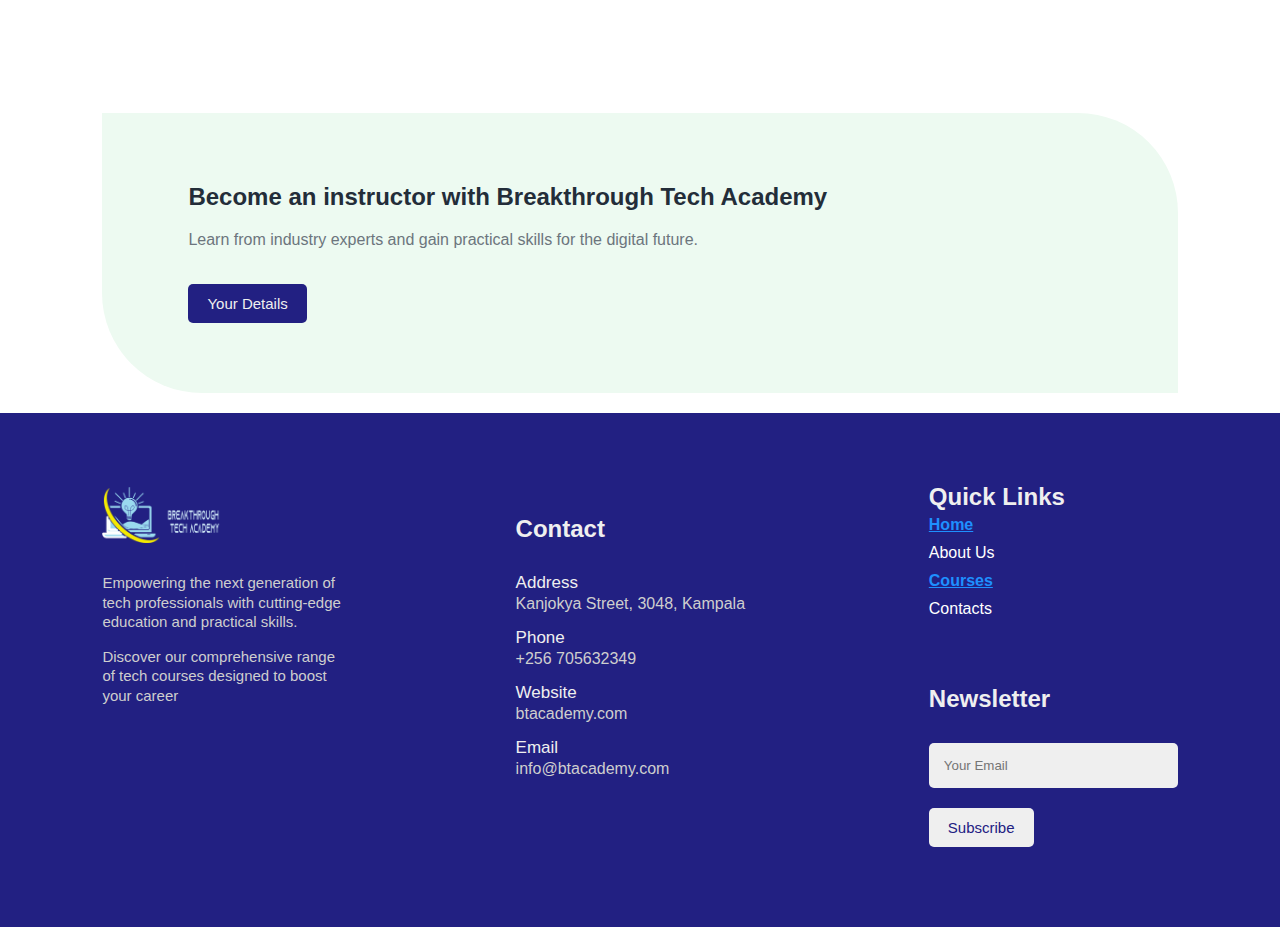
<file: courses.html>
<!-- NAME: Ainembabazi Prossy-->
<!-- REG NO: 23/U/BIT/0251/KDAY-->
 <!--STUDENT NO: 2023000251-->
<!-- YEAR OF STUDY: YEAR 2-->
<!--SEMESTER:TWO-->
<!--COURSE NAME:SCRIPTING LANGUAGES-->



<!DOCTYPE html>
<html>
<head>
	<!--  *****   Link To Custom CSS Style Sheet   *****  -->
	<link rel="stylesheet" type="text/css" href="style.css">

	<!--  *****   Link To Font Awsome Icons   *****  -->
	<link rel="stylesheet" href="https://cdnjs.cloudflare.com/ajax/libs/font-awesome/6.1.1/css/all.min.css"/>

	<!--  *****   Link To Owl Carousel   *****  -->
	<link rel="stylesheet" href="https://cdnjs.cloudflare.com/ajax/libs/OwlCarousel2/2.3.4/assets/owl.carousel.min.css" />

	<link rel="stylesheet" href="https://cdnjs.cloudflare.com/ajax/libs/OwlCarousel2/2.3.4/assets/owl.theme.default.min.css" />

	<meta name="viewport" content="width=device-width, initial-scale=1, shrink-to-fit=no">
	<title>BreakThrough Tech Academy</title>

</head>
<body>
<!--   *** Website Container Starts ***   -->
<div class="website-container">
	
<!--   *** Home Section Starts ***   -->
<section class="home" id="home">
	<!--   === Main Navbar Starts ===   -->
	<nav class="main-navbar">
		<div class="log">
			<p> BREAK THROUGH TECH ACADEMY</p>
		</div>

		<ul class="nav-list">
			<li><a href="index.html">Home</a></li>
			<li><a href="about.html">About Us</a></li>
			<li><a href="courses.html">Courses</a></li>
			<li><a href="contact.html">Contact</a></li>
		</ul>
		<a href="about.html" class="get-started-btn-container">
			<button class="get-started-btn btn">Get Started</button>
		</a>
		<div class="menu-btn">
			<span></span>
		</div>
		
		<button id="darkModeToggle" aria-label="Toggle dark mode">
			<span id="toggleIcon">🌙</span>
		  </button>
	</nav>
	<!--   === Main Navbar Ends ===   -->
	<!--   === Banner Starts ===   -->
	<div class="banner">
		
		<div class="banner-desc">
			<h2>We have a wide range of courses for you!</h2>
			<p>We're committed to providing high-quality tech education that prepares you for real-world challenges.

            </p>
			<form class="search-bar" id="main-search-form">
				<input type="search" id="main-search-input" placeholder="Search Your Course">
				<i class="fa-solid fa-search" id="main-search-button"></i>
			</form>
		</div>

		<div class="banner-img">
			<div class="banner-img-container">
				<img style="height: fit-content; border-radius: 7px;" src="images/home/college2.jpg">

				<div class="states">
					<div class="total-courses">
						<div class="icon">
							<i class="fa-solid fa-book"></i>
						</div>
						<div class="desc">
							<span>284+</span>
							<span>Total Courses</span>
						</div>
					</div>

					<div class="courses-ratings">
						<span>4.7<i class="fa-solid fa-star"></i></span>
						<span>Ratings (58k)</span>
					</div>
				</div>

				<div class="pattern">
					<img src="images/home/pattern.png">
				</div>

			</div>
		</div>

	</div>
	<!--   === Banner Ends ===   -->
</section>
<!--   *** Home Section Ends ***   -->


<!--   *** Courses Section Starts ***   -->
<section class="courses" id="courses">
	<!--   *** Courses Header Starts ***   -->
	<header class="section-header">
		<div class="header-text">
			<h1>Choose Your Favourite Course</h1>
			<p>our courses range from 8 to 16 weeks. You can find the specific duration for each course on its respective details page. </p>
		</div>
		<div class="search-filter">
			<input type="text" id="course-filter" placeholder="Filter courses by keyword...">
		</div>
		<button class="courses-btn btn" id="view-all-btn" style="margin-bottom: 420px; margin-right: 800px;">Enroll </button>
	</header>
	<!--   *** Courses Header Ends ***   -->
	<!--   *** Courses Contents Starts ***   -->
	<div class="course-contents" id="course-container">
		
		<div class="course-card">
			<img src="images/courses/appdev.jpg">
			<div class="category">
				<div class="subject"><h3>Design</h3></div>
				<img src="images/courses/figma.jpg">
			</div>
			<h2 class="course-title">UI/UX Design Fundamentals</h2>
			<p class="course-description">Learn the principles of user interface and user experience design.</p>
			<div class="course-duration">
				<i class="fa-solid fa-clock"></i> 8 Weeks
			</div>
			<div class="course-desc">
				<span><i class="fa-solid fa-video"></i> 45 Videos</span>
				<span><i class="fa-solid fa-users"></i> 2154+ Students</span>
			</div>
			<div class="course-ratings">
				<span>4.9 <i class="fa-solid fa-star"></i></span>
				<span><b>UGX</b>2,500,000</span>
			</div>
			<button class="enroll-btn" data-course="UI/UX Design Fundamentals" data-duration="8 Weeks" data-price="2,500,000">Enroll Now</button>
		</div>

		<div class="course-card">
			<img src="images/courses/ai2.jpg">
			<div class="category">
				<div class="subject"><h3>Data Science</h3></div>
				<img src="images/courses/ds2.jpg">
			</div>
			<h2 class="course-title">Data Science & Analytics</h2>
			<p class="course-description">Master data analysis, visualization, and machine learning techniques using Python.</p>
			<div class="course-duration">
				<i class="fa-solid fa-clock"></i> 12 Weeks
			</div>
			<div class="course-desc">
				<span><i class="fa-solid fa-video"></i> 12 Videos</span>
				<span><i class="fa-solid fa-users"></i> 104+ Students</span>
			</div>
			<div class="course-ratings">
				<span>4.9 <i class="fa-solid fa-star"></i></span>
				<span><b>UGX</b>1,300,000</span>
			</div>
			<button class="enroll-btn" data-course="Data Science & Analytics" data-duration="12 Weeks" data-price="1,300,000">Enroll Now</button>
		</div>

		<div class="course-card">
			<img src="images/courses/cl1.jpg">
			<div class="category">
				<div class="subject"><h3>Design</h3></div>
				<img src="images/courses/ai2.jpg">
			</div>
			<h2 class="course-title">Cloud Computing Essentials</h2>
			<p class="course-description">Learn the fundamentals of cloud platforms including AWS, Azure, and Google Cloud.</p>
			<div class="course-duration">
				<i class="fa-solid fa-clock"></i> 10 Weeks
			</div>
			<div class="course-desc">
				<span><i class="fa-solid fa-video"></i> 45 Videos</span>
				<span><i class="fa-solid fa-users"></i> 2154+ Students</span>
			</div>
			<div class="course-ratings">
				<span>4.9 <i class="fa-solid fa-star"></i></span>
				<span><b>UGX</b>1,500,000</span>
			</div>
			<button class="enroll-btn" data-course="Cloud Computing Essentials" data-duration="10 Weeks" data-price="1,500,000">Enroll Now</button>
		</div>

		<div class="course-card">
			<img src="images/courses/ds2.jpg">
			<div class="category">
				<div class="subject"><h3>Development</h3></div>
				<img src="images/courses/ds1.jpg">
			</div>
			<h2 class="course-title">DevOps Engineering</h2>
			<p class="course-description">Master continuous integration, continuous deployment, and infrastructure as code.</p>
			<div class="course-duration">
				<i class="fa-solid fa-clock"></i> 14 Weeks
			</div>
			<div class="course-desc">
				<span><i class="fa-solid fa-video"></i> 45 Videos</span>
				<span><i class="fa-solid fa-users"></i> 2154+ Students</span>
			</div>
			<div class="course-ratings">
				<span>4.9 <i class="fa-solid fa-star"></i></span>
				<span><b>UGX</b>2,300,000</span>
			</div>
			<button class="enroll-btn" data-course="DevOps Engineering" data-duration="14 Weeks" data-price="2,300,000">Enroll Now</button>
		</div>

		<div class="course-card">
			<img src="images/courses/ai2.jpg">
			<div class="category">
				<div class="subject"><h3>Development</h3></div>
				<img src="images/courses/ai1.jpg">
			</div>
			<h2 class="course-title">AI & Machine Learning</h2>
			<p class="course-description">Dive deep into artificial intelligence and machine learning algorithms.</p>
			<div class="course-duration">
				<i class="fa-solid fa-clock"></i> 16 Weeks
			</div>
			<div class="course-desc">
				<span><i class="fa-solid fa-video"></i> 45 Videos</span>
				<span><i class="fa-solid fa-users"></i> 2154+ Students</span>
			</div>
			<div class="course-ratings">
				<span>4.9 <i class="fa-solid fa-star"></i></span>
				<span><b>UGX</b>1,700,000</span>
			</div>
			<button class="enroll-btn" data-course="AI & Machine Learning" data-duration="16 Weeks" data-price="1,700,000">Enroll Now</button>
		</div>

		<div class="course-card">
			<img src="images/courses/cyber2.jpeg">
			<div class="category">
				<div class="subject"><h3>Security</h3></div>
				<img src="images/courses/cyber1.jpeg">
			</div>
			<h2 class="course-title">Cybersecurity Fundamentals</h2>
			<p class="course-description">Develop essential skills in network security, threat detection, and ethical hacking.</p>
			<div class="course-duration">
				<i class="fa-solid fa-clock"></i> 8 Weeks
			</div>
			<div class="course-desc">
				<span><i class="fa-solid fa-video"></i> 45 Videos</span>
				<span><i class="fa-solid fa-users"></i> 2154+ Students</span>
			</div>
			<div class="course-ratings">
				<span>4.9 <i class="fa-solid fa-star"></i></span>
				<span><b>UGX</b>700,000</span>
			</div>
			<button class="enroll-btn" data-course="Cybersecurity Fundamentals" data-duration="8 Weeks" data-price="700,000">Enroll Now</button>
		</div>

	</div>
	<!--   *** Courses Contents Ends ***   -->
</section>
<!--   *** Courses Section Ends ***   -->

<!--   *** Courses Categories Section Starts ***   -->
<section class="categories" id="categories">
	<!--   === Categories Section Header Starts ===   -->
	<header class="section-header">
		<h1>Brouse Courses By Categories</h1>
		<p>  Learn from industry experts and gain practical skills for the digital future.</p>
	</header>
	<!--   === Categories Section Header Ends ===   -->
	<!--   === Categories Section Contents Starts ===   -->
	<div class="categories-contents">
		
		<div class="category-item">
			<div class="category-icon">
				<i class="fa-solid fa-palette"></i>
			</div>
			<div class="category-desc">
				<h3>Designing</h3>
				<p> Our courses cater to different skill levels, from beginners to advanced learners. </p>
			</div>
		</div>

		<div class="category-item">
			<div class="category-icon">
				<i class="fa-solid fa-code"></i>
			</div>
			<div class="category-desc">
				<h3>Development</h3>
				<p> We utilize interactive video lectures, hands-on projects, and live Q&A sessions to ensure an engaging learning experience.</p>
			</div>
		</div>

		<div class="category-item">
			<div class="category-icon">
				<i class="fa-solid fa-bullhorn"></i>
			</div>
			<div class="category-desc">
				<h3>Marketing</h3>
				<p>The duration of our courses varies depending on the subject and depth of content. </p>
			</div>
		</div>

		<div class="category-item">
			<div class="category-icon">
				<i class="fa-solid fa-camera"></i>
			</div>
			<div class="category-desc">
				<h3>Photography</h3>
				<p> Discover our comprehensive range of tech courses designed to boost your career.</p>
			</div>
		</div>

	</div>
	<!--   === Categories Section Contents Ends ===   -->
</section>
<!--   *** Courses Categories Section Ends ***   -->

<!--   *** Teacher Section Starts ***   -->
<section class="instructor">
	<div class="instructor-container">
		<h2>Become an instructor with Bright Future Platform</h2>
		<p>  We utilize interactive video lectures, hands-on projects, and live Q&A sessions to ensure an engaging learning experience. </p>
		<button class="teacher-btn btn">Your Details</button>
	</div>
</section>
<!--   *** Teacher Section Ends ***   -->
<!-- Enrollment Modal -->
<div id="enrollment-modal" class="modal">
	<div class="modal-content">
		<span class="close-btn">&times;</span>
		<h2>Enroll in <span id="modal-course-title"></span></h2>
		<p>Course Duration: <span id="modal-course-duration"></span> | Price: UGX <span id="modal-course-price"></span></p>
		
		<form id="enrollment-form">
			<input type="hidden" id="form-course-title">
			<input type="hidden" id="form-course-duration">
			<input type="hidden" id="form-course-price">
			
			<div class="form-group">
				<label for="student-name">Full Name</label>
				<input type="text" id="student-name" required>
			</div>
			
			<div class="form-group">
				<label for="student-email">Email</label>
				<input type="email" id="student-email" required>
			</div>
			
			<div class="form-group">
				<label for="student-phone">Phone Number</label>
				<input type="tel" id="student-phone" required>
			</div>
			
			<div class="form-group">
				<label for="student-education">Highest Education Level</label>
				<select id="student-education" required>
					<option value="">Select Education Level</option>
					<option value="high-school">High School</option>
					<option value="diploma">Diploma</option>
					<option value="bachelors">Bachelor's Degree</option>
					<option value="masters">Master's Degree</option>
					<option value="phd">PhD</option>
				</select>
			</div>
			
			<div class="form-group">
				<label for="payment-method">Payment Method</label>
				<select id="payment-method" required>
					<option value="">Select Payment Method</option>
					<option value="mobile-money">Mobile Money</option>
					<option value="credit-card">Credit Card</option>
					<option value="bank-transfer">Bank Transfer</option>
				</select>
			</div>
			
			<button type="submit" class="submit-btn">Complete Enrollment</button>
		</form>
		
		<div class="success-message" id="success-message">
			<h3>Enrollment Successful!</h3>
			<p>Thank you for enrolling. We'll contact you shortly with more details.</p>
		</div>
	</div>
</div>

<!--   *** Teacher Section Starts ***   -->
<section class="instructor">
	<div class="instructor-container">
		<h2>Become an instructor with Breakthrough Tech Academy</h2>
		<p>Learn from industry experts and gain practical skills for the digital future. </p>
		<button class="teacher-btn btn">Your Details</button>
	</div>
</section>
<!--   *** Teacher Section Ends ***   -->


<!--   *** Footer Section Starts ***   -->
<section class="footer" id="footer">
	
	<!--   === Footer Contents Starts ===   -->
	<div class="footer-contents">
		
		<div class="footer-col footer-col-1">
			<div class="col-title">
				<img src="images/home/logo.png">
			</div>
			<div class="col-contents">
				<p>Empowering the next generation of tech professionals with cutting-edge education and practical skills.</p>
				<p>Discover our comprehensive range of tech courses designed to boost your career
                </p>
			</div>
		</div>

		<div class="footer-col footer-col-2">
			<div class="col-title">
				<h3>Contact</h3>
			</div>
			<div class="col-contents">
				<div class="contact-row">
					<span>Address</span>
					<span>Kanjokya Street, 3048, Kampala</span>
				</div>
				<div class="contact-row">
					<span>Phone</span>
					<span>+256 705632349</span>
				</div>
				<div class="contact-row">
					<span>Website</span>
					<span>btacademy.com</span>
				</div>
				<div class="contact-row">
					<span>Email</span>
					<span>info@btacademy.com</span>
				</div>
			</div>
		</div>

		<div class="footer-col footer-col-3">
			<div class="col-title">
			 
				<div class="quick-links">
					<h3>Quick Links</h3>
					<ul>
					  <li><a href="index.html" class="active">Home</a></li>
					  <li><a href="about.html">About Us</a></li>
					  <li><a href="courses.html">Courses</a></li>
					  <li><a href="contact.html">Contacts</a></li>
					</ul>
				  </div>
		</div>

		<div class="footer-col footer-col-4">
			<div class="col-title">
				<h3>Newsletter</h3>
			</div>
			<div class="col-contents">
				<form class="newsletter">
					<input type="email" placeholder="Your Email">
					<button class="newsletter-btn btn" type="submit">Subscribe</button>
				</form>
			</div>
		</div>

	</div>
	<!--   === Footer Contents Ends ===   -->
</section>
<!--   *** Footer Section Ends ***   -->


</div>
<!--   *** Website Container Ends ***   -->



<!--   *** Link To JQuery ***   -->
<script src="https://cdnjs.cloudflare.com/ajax/libs/jquery/3.7.0/jquery.min.js"></script>

<!--   *** Link To Owl Carousel ***   -->
<script src="https://cdnjs.cloudflare.com/ajax/libs/OwlCarousel2/2.3.4/owl.carousel.min.js"></script>

<!--   *** Link To Curstom Script File ***   -->
<script type="text/javascript" src="script.js"></script>
<script>
    
    </script>
    
</body>
</html>
</file>
<file: style.css>
/*NAME: Ainembabazi Prossy*/
/*REG NO: 23/U/BIT/0251/KDAY*/
/*STUDENT NO: 2023000251*/
 /*YEAR OF STUDY: YEAR 2*/
/*SEMESTER:TWO*/
/*COURSE NAME:SCRIPTING LANGUAGES*/

*{
	margin: 0;
	padding: 0;
	box-sizing: border-box;
	font-family: 'Roboto', sans-serif;
}
html{
	scroll-behavior: smooth;
	
	/* Variables For Storing Colors */
	--primary-clr: #222082;
	--primary-medium-clr: #d8e9df;
	--primary-light-clr: #edfaf1;
	--bg-clr-1: #ffffff;
	--dark-heading-clr: #232d39;
	--dark-text-clr: #6c757d;
	--light-heading-clr: #efefef;
	--light-text-clr: #cecece;
}
/*   === Global Styling Starts ===   */
button.btn{
	padding: 10px 18px;
	background-color: var(--primary-clr);
	color: var(--light-heading-clr);
	font-size: 15px;
	border: 1px solid transparent;
	border-radius: 5px;
	cursor: pointer;
	transition: all 0.3s;
}
button.btn:hover{
	background-color: var(--light-heading-clr);
	color: var(--primary-clr);
	border: 1px solid var(--primary-clr);
}
.section-header h1{
	position: relative;
	font-size: 32px;
	letter-spacing: 1px;
	color: var(--dark-heading-clr);
	margin-bottom: 20px;
}
.section-header h1::before{
	position: absolute;
	content: '';
	width: 100px;
	height: 1px;
	left: 0;
	top: calc(100% + 5px);
	background-color: var(--dark-text-clr);
}
.section-header h1::after{
	position: absolute;
	content: '';
	width: 50px;
	height: 3px;
	left: 0;
	top: calc(100% + 4px);
	background-color: var(--primary-clr);
}
.section-header p{
	color: var(--dark-text-clr);
	margin-bottom: 40px;
	max-width: 700px;
}
/*   === Global Styling Ends ===   */
body{
	width: 100%;
	min-height: 100vh;
}
.website-container{
	width: 100%;
	max-width: 1400px;
	min-height: 100vh;
	margin: 0px auto;
}
/*   === Home Section Styling Starts ===   */
section.home{
	position: relative;
	width: 100%;
	min-height: 100vh;
	background-color: var(--primary-light-clr);
}
.home .main-navbar{
	position: absolute;
	width: 100%;
	max-width: 1400px;
	height: 12vh;
	max-height: 80px;
	background-color: var(--primary-clr);
	padding: 0px 8%;
	margin: 0px auto;
	display: flex;
	justify-content: space-between;
	align-items: center;
	z-index: 100;
}
.home.active .main-navbar{
	position: fixed;
	top: 0;
	margin: 0px auto;
	box-shadow: 0px 2px 10px rgba(0,0,0,0.25);
	animation: showMenu 0.6s ease-in;
}
@keyframes showMenu{
	from{
		transform: translateY(-100px);
	}
	to{
		transform: translateY(0px);
	}
}
.main-navbar .logo{
	text-decoration: none;
}
.main-navbar .logo img{
	width: 90px;
	height: auto;
}

.log{
	color:var(--light-heading-clr) ;
}
.main-navbar .nav-list{
	list-style: none;
}
.main-navbar .nav-list li{
	display: inline-block;
	margin: 0px 10px;
}
.main-navbar .nav-list li a{
	position: relative;
	color: var(--light-heading-clr);
	font-weight: 500;
	font-size: 14px;
	text-transform: uppercase;
	text-decoration: none;
	letter-spacing: 1px;
}
.main-navbar .nav-list li a::after{
	position: absolute;
	content: '';
	width: 100%;
	height: 2px;
	background-color: var(--light-heading-clr);
	left: 0;
	top: calc(100% + 2px);
	transition: all 0.3s;
	transform: scaleX(0);
}
.main-navbar .nav-list li a:hover::after{
	transform: scaleX(1);
	 
}
.nav-list li a:hover{
	color: black;
}
.main-navbar .get-started-btn{
	background-color: var(--light-heading-clr);
	color: var(--primary-clr);
}
.main-navbar .get-started-btn:hover{
	background-color: var(--primary-clr);
	color: var(--light-heading-clr);
	border: 1px solid var(--light-heading-clr);
}
.main-navbar .menu-btn{
	min-width: 30px;
	width: 30px;
	height: 30px;
	display: flex;
	justify-content: flex-start;
	align-items: center;
	cursor: pointer;
	display: none;
}
.main-navbar .menu-btn span{
	position: relative;
	display: block;
	width: 100%;
	height: 2px;
	background-color: var(--light-heading-clr);
	border-radius: 5px;
	transition: all 0.4s;
}
.main-navbar .menu-btn span::before,
.main-navbar .menu-btn span::after{
	position: absolute;
	content: '';
	top: 0;
	left: 0;
	width: 80%;
	height: 100%;
	background-color: var(--light-heading-clr);
	transition: all 0.4s;
}
.main-navbar .menu-btn span::before{
	transform: translateY(-9px);
}
.main-navbar .menu-btn span::after{
	transform: translateY(9px);
}
.home .banner{
	width: 100%;
	min-height: 100vh;
	padding: 100px 8% 70px;
	display: flex;
	justify-content: space-between;
	align-items: center;
}
.home .banner .banner-desc{
	position: relative;
	flex-basis: 50%;
	max-width: 700px;
	z-index: 2;
}
.banner .banner-desc h2{
	font-size: 48px;
	color:  #222082;
	letter-spacing: 1px;
	line-height: 1.4;
	margin-bottom: 10px;
}
.banner .banner-desc p{
	color: var(--dark-text-clr);
	line-height: 1.4;
	margin-bottom: 50px;
}
.banner .banner-desc .search-bar{
	position: relative;
	width: 400px;
	height: 50px;
	display: flex;
	align-items: center;
	overflow: hidden;
}
.banner-desc .search-bar input{
	width: 100%;
	height: 100%;
	padding: 0px 60px 0px 10px;
	font-size: 17px;
	letter-spacing: 1px;
	background-color: var(--primary-light-clr);
	color: var(--dark-text-clr);
	border: 2px solid #c1dbcc;
	border-radius: 5px;
	outline-color: var(--primary-clr);
}
.banner-desc .search-bar i{
	position: absolute;
	height: 100%;
	width: 50px;
	background-color: var(--primary-clr);
	right: 0;
	color: var(--light-heading-clr);
	border-radius: 0px 5px 5px 0px;
	display: flex;
	justify-content: center;
	align-items: center;
	cursor: pointer;
}
.home .banner .banner-img{
	position: relative;
	flex-basis: 50%;
	display: flex;
	justify-content: flex-end;
	z-index: 1;
}
.banner-img .banner-img-container{
	position: relative;
	width: 400px;
	z-index: 2;
}
.banner-img .banner-img-container img{
	width: 100%;
	height: auto;
}
.banner-img .banner-img-container .states{
	position: absolute;
	width: 100%;
	height: 100%;
	top: 0;
	left: 0;
}
.banner-img-container .states .total-courses{
	position: absolute;
	padding: 6px 10px 6px 6px;
	background-color: var(--light-heading-clr);
	border-radius: 5px;
	bottom: 15%;
	left: -80px;
	display: flex;
	align-items: center;
	box-shadow: 0px 0px 15px 0px rgba(0,0,0,0.3);
}
.states .total-courses .icon{
	width: 50px;
	height: 50px;
	border-radius: 50%;
	display: flex;
	justify-content: center;
	align-items: center;
	background-color: var(--primary-clr);
	margin-right: 7px;
}
.states .total-courses .icon i{
	font-size: 22px;
	color: var(--light-heading-clr);
}
.states .total-courses .desc{
	display: flex;
	flex-direction: column;
}
.states .total-courses .desc span:nth-child(1){
	font-size: 24px;
	font-weight: 600;
	letter-spacing: 1px;
	margin-bottom: 2px;
}
.states .total-courses .desc span:nth-child(2){
	font-size: 15px;
	color: var(--dark-text-clr);
}
.banner-img-container .states .courses-ratings{
	position: absolute;
	width: 90px;
	height: 90px;
	padding: 10px;
	border-radius: 50%;
	background-color: var(--light-heading-clr);
	display: flex;
	flex-direction: column;
	justify-content: center;
	align-items: center;
	top: 80px;
	right: 5px;
	box-shadow: 0px 0px 15px 0px rgba(0,0,0,0.3);
}
.states .courses-ratings span:nth-child(1){
	color: var(--dark-heading-clr);
	font-size: 24px;
	font-weight: 600;
	text-align: center;
}
.states .courses-ratings span:nth-child(1) i{
	color: gold;
	font-size: 14px;
}
.states .courses-ratings span:nth-child(2){
	color: var(--dark-text-clr);
	font-size: 15px;
	text-align: center;
}
.banner-img .banner-img-container .pattern{
	position: absolute;
	top: 20px;
	left: -40px;
	z-index: -1;
}
.banner-img-container .pattern img{
	width: 150px;
	height: auto;
	opacity: 0.4;
}
/*   === Home Section Styling Ends ===   */

/*   === Partners Section Styling Starts ===   */
section.partners{
	width: 100%;
	padding: 30px 8%;
	background-color: var(--primary-medium-clr);
}
.partners h3{
	margin-bottom: 40px;
	color: var(--dark-heading-clr);
	font-size: 22px;
}
.partners .partners-slider .brand-item{
	text-align: center;
	background-color: var(--light-heading-clr);
	padding: 5px;
}
.partners .partners-slider .brand-item img{
	width: 120px;
	display: inline-block;
}
.owl-carousel .owl-nav{
	position: absolute;
	right: 0;
	top: -80px;
}
.owl-carousel .owl-nav button{
	border-radius: 5px !important;
}
.owl-carousel .owl-nav .owl-prev i,
.owl-carousel .owl-nav .owl-next i{
	padding: 8px 14px !important;
	border-radius: 5px;
	font-size: 16px !important;
	background-color: var(--primary-clr) !important;
	color: var(--light-heading-clr);
	border: 1px solid transparent;
	cursor: pointer;
	transition: 0.3s;
}
.owl-carousel .owl-nav .owl-prev i:hover,
.owl-carousel .owl-nav .owl-next i:hover{
	background-color: var(--light-heading-clr) !important;
	color: var(--primary-clr);
	border: 1px solid var(--primary-clr);
}
.owl-carousel .owl-dots{
	margin-top: 20px;
}
.owl-carousel .owl-dots .owl-dot span{
	padding: 4px !important;
}
.owl-carousel .owl-dots .owl-dot.active span{
	background-color: var(--primary-clr) !important;
}
/*   === Partners Section Styling Ends ===   */

/*   === Services Section Styling Starts ===   */
section.services{
	width: 100%;
	padding: 100px 8% 20px;
}
.services .services-contents{
	width: 100%;
	display: flex;
	justify-content: space-between;
	flex-wrap: wrap;
}
.services-contents .service-box{
	flex-basis: calc(calc(100% / 3) - 2%);
	padding: 25px 20px;
	cursor: pointer;
	transition: all 0.3s;
}
.services-contents .service-box:hover{
	box-shadow: 0px 0px 15px rgba(0,0,0,0.1);
}
.service-box .service-icon{
	width: 50px;
	height: 50px;
	display: flex;
	justify-content: center;
	align-items: center;
	border-radius: 50%;
	background-color: var(--primary-clr);
	outline: 1px solid var(--primary-medium-clr);
	outline-offset: 10px;
}
.service-box .service-icon i{
	font-size: 24px;
	color: var(--light-heading-clr);
}
.service-box .service-desc{
	margin-top: 25px;
}
.service-box .service-desc h2{
	margin-bottom: 10px;
	color: var(--dark-heading-clr);
	font-size: 22px;
}
.service-box .service-desc p{
	line-height: 1.4;
	color: var(--dark-text-clr);
}
.service-box:nth-child(1) .service-icon{
	background-color: #fef0ef;
	outline-color: #fef0ef;
}
.service-box:nth-child(1) .service-icon i{
	color: #f76250;
}
.service-box:nth-child(2) .service-icon{
	background-color: #e8f9ef;
	outline-color: #e8f9ef;
}
.service-box:nth-child(2) .service-icon i{
	color: #2f9355;
}
.service-box:nth-child(3) .service-icon{
	background-color: #f1f0fe;
	outline-color: #f1f0fe;
}
.service-box:nth-child(3) .service-icon i{
	color: #5a49f3;
}
/*   === Services Section Styling Ends ===   */

/*   === Courses Section Styling Starts ===   */
section.courses{
	width: 100%;
	padding: 100px 8% 20px;
}
.courses .section-header{
	position: relative;
	display: flex;
	justify-content: space-between;
}
.courses .section-header .courses-btn{
	position: absolute;
	right: 0;
	bottom: 40px;
	padding: 10px 26px;
}
.courses .course-contents{
	display: flex;
	justify-content: space-between;
	flex-wrap: wrap;
}
.courses .course-contents .course-card{
	flex-basis: calc(calc(100% / 3) - 1.2%);
	border: 1px solid #eee;
	padding: 10px;
	border-radius: 5px;
	margin-bottom: 20px;
	cursor: pointer;
	transition: all 0.3s;
}
.courses .course-contents .course-card:hover{
	box-shadow: 0px 0px 15px rgba(0,0,0,0.1);
}
.course-contents .course-card img{
	width: 100%;
	height: 250px;
	object-fit: cover;
	border-radius: 5px;
}
.course-contents .course-card .category{
	position: relative;
	display: flex;
	justify-content: space-between;
	padding: 10px 0px;
}
.course-card .category img{
	position: absolute;
	width: 50px;
	height: 50px;
	object-fit: cover;
	border-radius: 50%;
	right: 15px;
	top: -50%;
	outline: 1px solid var(--primary-clr);
	outline-offset: 3px;
}
.course-card .category .subject{
	padding: 8px 10px;
	background-color: var(--primary-light-clr);
	border-radius: 5px;
}
.course-card .category .subject h3{
	font-size: 18px;
	font-weight: 500;
	color: var(--primary-clr);
}
.course-card .course-title{
	font-size: 20px;
	color: var(--dark-heading-clr);
}
.course-card .course-desc{
	margin: 20px 0px;
	display: flex;
	justify-content: space-between;
}
.course-card .course-desc span{
	font-size: 14px;
	font-weight: 500;
	color: var(--dark-text-clr);
}
.course-card .course-desc span i{
	color: var(--primary-clr);
}
.course-card .course-ratings{
	padding: 15px 0px 0px;
	display: flex;
	justify-content: space-between;
	border-top: 1px solid #ccc;
}
.course-card .course-ratings span{
	color: var(--primary-clr);
	font-size: 18px;
	font-weight: bold;
}
.course-card .course-ratings span:nth-child(1) i{
	color: gold;
	font-size: 14px;
}
.course-card .course-ratings span b{
	font-size: 24px;
}
/*   === Courses Section Styling Ends ===   */

/*   === Courses Categories Section Styling Starts ===   */
section.categories{
	width: 100%;
	padding: 100px 8% 20px;
}
.categories .categories-contents{
	display: flex;
	justify-content: space-between;
	flex-wrap: wrap;
}
.categories-contents .category-item{
	flex-basis: calc(calc(100% / 4) - 1%);
	background-color: var(--primary-light-clr);
	padding: 25px 15px;
	border-radius: 5px;
	display: flex;
	flex-direction: column;
	align-items: center;
	cursor: pointer;
	transition: all 0.3s;
}
.categories-contents .category-item:hover{
	box-shadow: 0px 0px 10px rgba(32, 130, 69, 0.2);
	transform: translateY(-3px);
}
.category-item .category-icon{
	width: 50px;
	height: 50px;
	border-radius: 50%;
	display: flex;
	justify-content: center;
	align-items: center;
	background-color: var(--primary-clr);
}
.category-item .category-icon i{
	color: var(--light-heading-clr);
	font-size: 20px;
}
.category-item .category-desc{
	margin-top: 20px;
	text-align: center;
}
.category-item .category-desc h3{
	color: var(--dark-heading-clr);
	font-size: 20px;
	margin-bottom: 10px;
}
.category-item .category-desc p{
	color: var(--dark-text-clr);
	font-size: 15px;
	line-height: 1.4;
}
/*   === Courses Categories Section Styling Ends ===   */

/*   === Teacher Section Styling Starts ===   */
section.instructor{
	width: 100%;
	padding: 100px 8% 20px;
}
.instructor .instructor-container{
	width: 100%;
	padding: 70px 8%;
	background-color: var(--primary-light-clr);
	border-radius: 0px 100px 0px 100px;
}
.instructor-container h2{
	font-size: 24px;
	color: var(--dark-heading-clr);
}
.instructor-container p{
	margin: 20px 0px 35px;
	color: var(--dark-text-clr);
}
/*   === Teacher Section Styling Ends ===   */

/*   === Testimonials Section Styling Starts ===   */
section.testimonials{
	width: 100%;
	padding: 100px 8%;
}
.testimonials .section-header{
	width: 70%;
	max-width: 700px;
}
.testimonials-slider .testimonials-item{
	position: relative;
	padding: 20px 25px;
	background-color: var(--primary-light-clr);
}
.testimonials-item .profile{
	display: flex;
	align-items: center;
}
.testimonials-item .profile .profile-image{
	width: 55px;
	height: 55px;
	border-radius: 50%;
	overflow: hidden;
	margin-right: 15px;
}
.testimonials-item .profile .profile-image img{
	width: 100%;
	height: 100%;
	border-radius: 50%;
	object-fit: cover;
}
.testimonials-item .profile .profile-desc{
	display: flex;
	flex-direction: column;
}
.profile .profile-desc span:nth-child(1){
	font-size: 24px;
	font-weight: bold;
	color: var(--primary-clr);
}
.profile .profile-desc span:nth-child(2){
	font-size: 15px;
	color: var(--dark-heading-clr);
}
.testimonials-item > p{
	margin: 15px 0px;
	font-size: 14px;
	line-height: 1.5;
	color: var(--dark-text-clr);
}
.testimonials-item .quote{
	text-align: center;
}
.testimonials-item .quote i{
	font-size: 25px;
	color: var(--dark-text-clr);
	margin-right: 20px;
}
.testimonials-item .ratings{
	margin-top: 20px;
}
.testimonials-item .ratings i{
	font-size: 17px;
	color: gold;
	cursor: pointer;
}
/*   === Testimonials Section Styling Ends ===   */

/*   === Footer Section Styling Starts ===   */
section.footer{
	width: 100%;
	padding: 70px 8% 30px;
	background-color: var(--primary-clr);
}
.footer .footer-contents{
	width: 100%;
	display: flex;
	justify-content: space-between;
	flex-wrap: wrap;
	margin-bottom: 50px;
}
.footer-contents .footer-col{
	flex-basis: calc(calc(100% / 4) - 20px);
}
.footer-contents .footer-col .col-title{
	min-height: 60px;
	display: flex;
	align-items: flex-end;
	margin-bottom: 30px;
}
.footer-col .col-title h3{
	font-size: 24px;
	color: var(--light-heading-clr);
}
.footer-col .col-contents{
	display: flex;
	flex-direction: column;
}
.footer-col-1 .col-title img{
	width: 120px;
}
.footer-col-1 .col-contents p{
	color: var(--light-text-clr);
	font-size: 15px;
	line-height: 1.3;
	margin-bottom: 15px;
}
.footer-col-2 .col-contents .contact-row{
	margin-bottom: 15px;
	display: flex;
	flex-direction: column;
}
.footer-col-2 .col-contents .contact-row span{
	color: var(--light-text-clr);
	font-size: 16px;
}
.footer-col-2 .col-contents .contact-row span:nth-child(1){
	color: var(--light-heading-clr);
	font-size: 17px;
	font-weight: 500;
	margin-bottom: 2px;
}
.footer-col-3 .col-contents a{
	text-decoration: none;
	color: var(--light-text-clr);
	margin-bottom: 20px;
	align-self: flex-start;
	transition: all 0.3s;
}
.footer-col-3 .col-contents a:hover{
	letter-spacing: 2px;
}
.footer-col-4 .col-contents input{
	width: 100%;
	padding: 15px;
	background-color: var(--light-heading-clr);
	color: var(--dark-text-clr);
	border: none;
	border-radius: 5px;
}
.footer-col-4 .col-contents .newsletter-btn{
	background-color: var(--light-heading-clr);
	color: var(--primary-clr);
	margin-top: 20px;
}
.footer-col-4 .col-contents .newsletter-btn:hover{
	background-color: transparent;
	color: var(--light-heading-clr);
	border: 1px solid var(--light-heading-clr);
}
.footer .copy-rights{
	padding: 30px 0px 0px;
	border-top: 1px solid var(--light-text-clr);
	text-align: center;
}
.footer .copy-rights p{
	color: var(--primary-light-clr);
}
.footer .copy-rights p b{
	color: yellow;
}
/*   === Footer Section Styling Ends ===   */





/*   === Media Query Starts ===   */
@media(max-width: 968px){
	/* Home Section */
	.main-navbar .menu-btn{
		display: flex;
		margin-left: 40px;
		z-index: 101;
	}
	.main-navbar .menu-btn.active span,
	.main-navbar .menu-btn.active span::before,
	.main-navbar .menu-btn.active span::after{
		width: 100%;
	}
	.main-navbar .menu-btn.active span::before{
		transform: rotate(45deg) translateY(0px);
	}
	.main-navbar .menu-btn.active span::after{
		transform: rotate(-45deg) translateY(0px);
	}
	.main-navbar .menu-btn.active span{
		background-color: transparent;
	}
	.main-navbar .nav-list{
		position: fixed;
		width: 100%;
		height: 100vh;
		top: 0;
		/*right: 0;*/
		right: -100%;
		display: flex;
		flex-direction: column;
		align-items: center;
		background-color: var(--primary-clr);
		transition: right 0.3s cubic-bezier(.15, .61, .94, .25);
		z-index: 100;
	}
	.main-navbar .nav-list.active{
		right: 0;
	}
	.main-navbar .nav-list li{
		margin: 25px 0px 0px;
	}
	.main-navbar .nav-list li:nth-child(1){
		margin-top: 180px;
	}
	.main-navbar .nav-list li a{
		font-size: 20px;
		letter-spacing: 1px;
	}
	.main-navbar .get-started-btn-container{
		margin-left: auto;
	}
	.home .banner{
		flex-direction: column-reverse;
		justify-content: flex-start;
		align-items: flex-start;
	}
	.home .banner .banner-desc,
	.home .banner .banner-img{
		flex-basis: 100%;
	}
	.home .banner .banner-img{
		align-self: center;
		margin-bottom: 50px;
	}
	/* Services Section */
	.services-contents .service-box{
		flex-basis: calc(calc(100% / 2) - 2%);
	}
	.services-contents .service-box:not(:last-child){
		margin-bottom: 20px;
	}
	/* Courses Section */
	.courses .course-contents .course-card{
		flex-basis: calc(calc(100% / 2) - 1.2%);
	}
	.courses .section-header{
		flex-direction: column;
	}
	.courses .section-header .courses-btn{
		position: relative;
		align-self: flex-start;
		margin-top: 20px;
	}
	/* Courses Categories Section */
	.categories-contents .category-item{
		flex-basis: calc(calc(100% / 2) - 1%);
		margin-bottom: 15px;
	}
	/* Footer Section */
	.footer-contents .footer-col{
	flex-basis: calc(calc(100% / 2) - 20px);
	}
}

@media(max-width: 768px){
	/* Home Section */
	.banner-img-container .states .total-courses{
		left: 5px;
		bottom: 10%;
	}
	.banner .banner-desc h2{
		font-size: 42px;
	}
	/* Testimonials Section */
	.testimonials .section-header{
		width: 100%;
		margin-bottom: 70px;
	}
}

@media(max-width: 668px){
	/* Partners Section */
	.partners h3{
		margin-right: 150px;
	}
	/* Services Section */
	.services-contents .service-box{
		flex-basis: 100%;
	}
	/* Courses Section */
	.courses .course-contents .course-card{
		flex-basis: 100%;
	}
}

@media(max-width: 568px){
	/* Courses Categories Section */
	.categories-contents .category-item{
		flex-basis: 100%;
	}
	/* Footer Section */
	.footer-contents .footer-col{
		flex-basis: 100%;
	}
}

@media(max-width: 468px){
	.banner-img .banner-img-container{
		width: 100%;
	}
	.banner .banner-desc .search-bar{
		width: 100%;
	}
	.banner-img-container .states .courses-ratings{
		top: 30px;
		right: -10px;
	}
	.banner .banner-desc h2{
		font-size: 32px;
	}
	.main-navbar .get-started-btn-container{
		display: none;
	}
	/* Partners Section */
	.partners h3{
		margin-right: 0px;
		margin-bottom: 80px;
	}
}
/*   === Media Query Ends ===   */


.contact-contents {
    display: flex;
    flex-wrap: wrap;
    justify-content: space-between;
    max-width: 1200px;
    margin: 50px auto;
    gap: 30px;
}

.contact-form-container, 
.contact-info-container {
    flex: 1 1 45%;
    min-width: 300px;
    background: #fff;
    border-radius: 10px;
    box-shadow: 0 5px 20px rgba(0, 0, 0, 0.1);
    padding: 30px;
}

.contact-form-container h2,
.contact-info-container h2,
.map-section h2 {
    font-size: 24px;
    color: #333;
    margin-bottom: 25px;
    position: relative;
    padding-bottom: 10px;
}

.contact-form-container h2:after,
.contact-info-container h2:after,
.map-section h2:after {
    content: '';
    position: absolute;
    left: 0;
    bottom: 0;
    width: 50px;
    height: 3px;
    background: #4285f4;
}

/* Form styles */
.contact-form .form-group {
    margin-bottom: 20px;
}

.contact-form label {
    display: block;
    font-size: 14px;
    font-weight: 600;
    margin-bottom: 8px;
    color: #555;
}

.contact-form input,
.contact-form textarea {
    width: 100%;
    padding: 12px 15px;
    border: 1px solid #ddd;
    border-radius: 5px;
    font-size: 14px;
    transition: all 0.3s ease;
}

.contact-form input:focus,
.contact-form textarea:focus {
    border-color: #4285f4;
    box-shadow: 0 0 8px rgba(66, 133, 244, 0.3);
    outline: none;
}

.contact-form textarea {
    height: 150px;
    resize: vertical;
}

.error-message {
    display: block;
    color: #e74c3c;
    font-size: 12px;
    margin-top: 5px;
}

.submit-btn {
    background: #4285f4;
    color: #fff;
    border: none;
    padding: 12px 30px;
    border-radius: 5px;
    font-size: 16px;
    font-weight: 500;
    cursor: pointer;
    transition: all 0.3s ease;
}

.submit-btn:hover {
    background: #2b68c9;
    transform: translateY(-2px);
}

/* Success message styles */
.success-message {
    display: flex;
    flex-direction: column;
    align-items: center;
    justify-content: center;
    padding: 30px;
    background: #f1f9f1;
    border-radius: 8px;
    text-align: center;
}

.success-message i {
    font-size: 60px;
    color: #27ae60;
    margin-bottom: 15px;
}

.success-message p {
    font-size: 18px;
    color: #333;
}

/* Contact info styles */
.contact-info {
    margin-bottom: 30px;
}

.contact-info-item {
    display: flex;
    margin-bottom: 25px;
}

.contact-info-item .icon {
    width: 50px;
    height: 50px;
    background: #f0f5ff;
    border-radius: 50%;
    display: flex;
    align-items: center;
    justify-content: center;
    font-size: 20px;
    color: #4285f4;
    margin-right: 15px;
}

.contact-info-item .details h3 {
    font-size: 16px;
    margin-bottom: 5px;
    color: #333;
}

.contact-info-item .details p {
    font-size: 14px;
    color: #666;
}

/* Social links styles */
.social-connect h3 {
    font-size: 18px;
    margin-bottom: 15px;
    color: #333;
}

.social-links {
    display: flex;
    flex-wrap: wrap;
    gap: 15px;
}

.social-link {
    width: 40px;
    height: 40px;
    background: #f0f5ff;
    border-radius: 50%;
    display: flex;
    align-items: center;
    justify-content: center;
    font-size: 16px;
    color: #4285f4;
    transition: all 0.3s ease;
}

.social-link:hover {
    background: #4285f4;
    color: #fff;
    transform: translateY(-3px);
}

.whatsapp-btn {
    display: flex;
    align-items: center;
    justify-content: center;
    background: #25d366;
    color: #fff;
    padding: 10px 20px;
    border-radius: 50px;
    font-size: 14px;
    font-weight: 500;
    margin-top: 20px;
    transition: all 0.3s ease;
    text-decoration: none;
}

.whatsapp-btn i {
    margin-right: 8px;
    font-size: 18px;
}

.whatsapp-btn:hover {
    background: #128c7e;
    transform: translateY(-2px);
}

/* Map section styles */
.map-section {
    max-width: 1200px;
    margin: 50px auto;
    padding: 30px;
    background: #fff;
    border-radius: 10px;
    box-shadow: 0 5px 20px rgba(0, 0, 0, 0.1);
}

.map-container {
    width: 100%;
    height: 400px;
    border-radius: 8px;
    overflow: hidden;
}

.map-placeholder {
    width: 100%;
    height: 100%;
    background: #f5f5f5;
    display: flex;
    align-items: center;
    justify-content: center;
}

.map-placeholder img {
    max-width: 100%;
    max-height: 100%;
    object-fit: cover;
}

/* Responsive styles */
@media (max-width: 768px) {
    .contact-contents {
        flex-direction: column;
    }
    
    .contact-form-container, 
    .contact-info-container {
        width: 100%;
    }
    
    .map-container {
        height: 300px;
    }
}


 /* Light Theme (Default) */
body {
	background-color: white;
	color: black;
	transition: background-color 0.3s, color 0.3s;
  }
  
  /* Dark Theme */
  body.dark-mode {
	background-color: #333;
	color: white;
  }
  
  /* Toggle Button Styling */
  #darkModeToggle {
	background: none;
	border: none;
	font-size: 1.5rem;
	cursor: pointer;
	padding: 0.5rem;
  }
  
  /* Optional: Hover effect */
  #darkModeToggle:hover {
	opacity: 0.7;
  }

  .quick-links ul {
	list-style: none;
	padding: 0;
  }
  
  .quick-links ul li a {
	text-decoration: none;
	color: white; /* Or match your theme color */
	display: block;
	padding: 5px 0;
	transition: color 0.3s ease;
  }
  
  .quick-links ul li a:hover {
	color: #1e90ff; /* Light blue on hover */
  }
  
  .quick-links ul li a.active {
	font-weight: bold;
	text-decoration: underline;
	color: #1e90ff; /* Active link color */
  }

  .footer-container {
	display: flex;
	justify-content: space-between;
	flex-wrap: wrap;
	padding: 20px;
	background: linear-gradient(to right, #041c3a, #0a4b8f); /* Adjust to match your theme */
	color: white;
  }
  
  .footer-section {
	flex: 1;
	margin: 10px;
	min-width: 250px;
  }
  
  .footer-section h3 {
	margin-bottom: 10px;
	font-size: 18px;
  }
  
  .footer-section ul {
	list-style: none;
	padding: 0;
  }
  
  .footer-section ul li a {
	color: white;
	text-decoration: none;
	transition: color 0.3s;
  }
  
  .footer-section ul li a:hover,
  .footer-section ul li a.active {
	color: #1e90ff;
  }

  @media (max-width: 768px) {
	.footer-container {
	  flex-direction: column;
	  align-items: center;
	}
  }

  .flex-section {
  display: flex;
  justify-content: space-between;
  flex-wrap: wrap;
  margin-top: 30px;
}

.column {
  flex: 1;
  min-width: 300px;
  margin: 10px;
}

.br{
	color: #1e90ff;
	font-style: bold;
}

/* Styles for the FAQ section */
.faq-section {
	padding: 60px 20px;
	text-align: center;
	background-color: #ffffff; /* Optional background color */
}

.faq-section h2 {
	font-size: 2.5em;
	color: #333;
	margin-bottom: 30px;
}

.faq-item {
	border-bottom: 1px solid #ffffff;
	margin-bottom: 15px;
	text-align: left;
}

.faq-question {
	display: flex;
	justify-content: space-between;
	align-items: center;
	padding: 15px;
	background-color: #fff;
	cursor: pointer;
}

.faq-question h3 {
	font-size: 1.2em;
	color: #555;
	margin: 0;
}

.faq-question .toggle-icon {
	font-size: 1.2em;
	color: #010b36;
}

.faq-answer {
	padding: 15px;
	background-color: #ffffff;
	display: none; /* Initially hidden */
	font-size: 1em;
	color: #5f5f5f;
	line-height: 1.6;
}

.faq-item.active .faq-answer {
	display: block;
}

.faq-item.active .faq-question .toggle-icon::before {
	content: '\f068'; /* Minus icon */
}

.faq-question .toggle-icon::before {
	content: '\f067'; /* Plus icon */
	font-family: 'Font Awesome 6 Free';
	font-weight: 900;}

	/* Course card enhancements */
	.course-duration {
		padding: 0 15px;
		color: #0066cc;
		font-weight: 500;
		margin-bottom: 10px;
	}
	
	.course-duration i {
		margin-right: 5px;
	}
	
	.course-description {
		padding: 0 15px;
		margin-bottom: 10px;
		font-size: 14px;
		color: #555;
		line-height: 1.4;
	}
	
	.enroll-btn {
		background-color: #0066cc;
		color: white;
		border: none;
		border-radius: 5px;
		padding: 8px 15px;
		margin: 10px 15px;
		cursor: pointer;
		font-weight: 500;
		transition: background-color 0.3s;
	}
	
	.enroll-btn:hover {
		background-color: #0055aa;
	}
	
	/* Search functionality */
	.search-bar input {
		width: 80%;
		padding-right: 40px;
	}
	
	.search-bar i {
		cursor: pointer;
	}
	
	.search-filter {
		display: flex;
		align-items: center;
		gap: 10px;
		margin-bottom: 20px;
	}
	
	.search-filter input {
		flex: 1;
		padding: 10px;
		border: 1px solid #ddd;
		border-radius: 5px;
	}
	
	/* Enrollment modal */
	.modal {
		display: none;
		position: fixed;
		z-index: 1000;
		left: 0;
		top: 0;
		width: 100%;
		height: 100%;
		background-color: rgba(0, 0, 0, 0.7);
	}
	
	.modal-content {
		background-color: white;
		margin: 5% auto;
		padding: 20px;
		width: 70%;
		max-width: 600px;
		border-radius: 10px;
		box-shadow: 0 5px 15px rgba(0, 0, 0, 0.3);
	}
	
	.close-btn {
		float: right;
		font-size: 28px;
		font-weight: bold;
		cursor: pointer;
	}
	
	.form-group {
		margin-bottom: 15px;
	}
	
	.form-group label {
		display: block;
		margin-bottom: 5px;
		font-weight: 500;
	}
	
	.form-group input, .form-group select {
		width: 100%;
		padding: 10px;
		border: 1px solid #ddd;
		border-radius: 5px;
	}
	
	.submit-btn {
		background-color: #0066cc;
		color: white;
		border: none;
		padding: 12px 20px;
		border-radius: 5px;
		cursor: pointer;
		font-weight: 500;
		width: 100%;
	}
	
	.hidden {
		display: none;
	}
	
	/* Success message */
	.success-message {
		background-color: #4CAF50;
		color: white;
		padding: 20px;
		text-align: center;
		border-radius: 5px;
		margin-top: 15px;
		display: none;
	}
</file>
